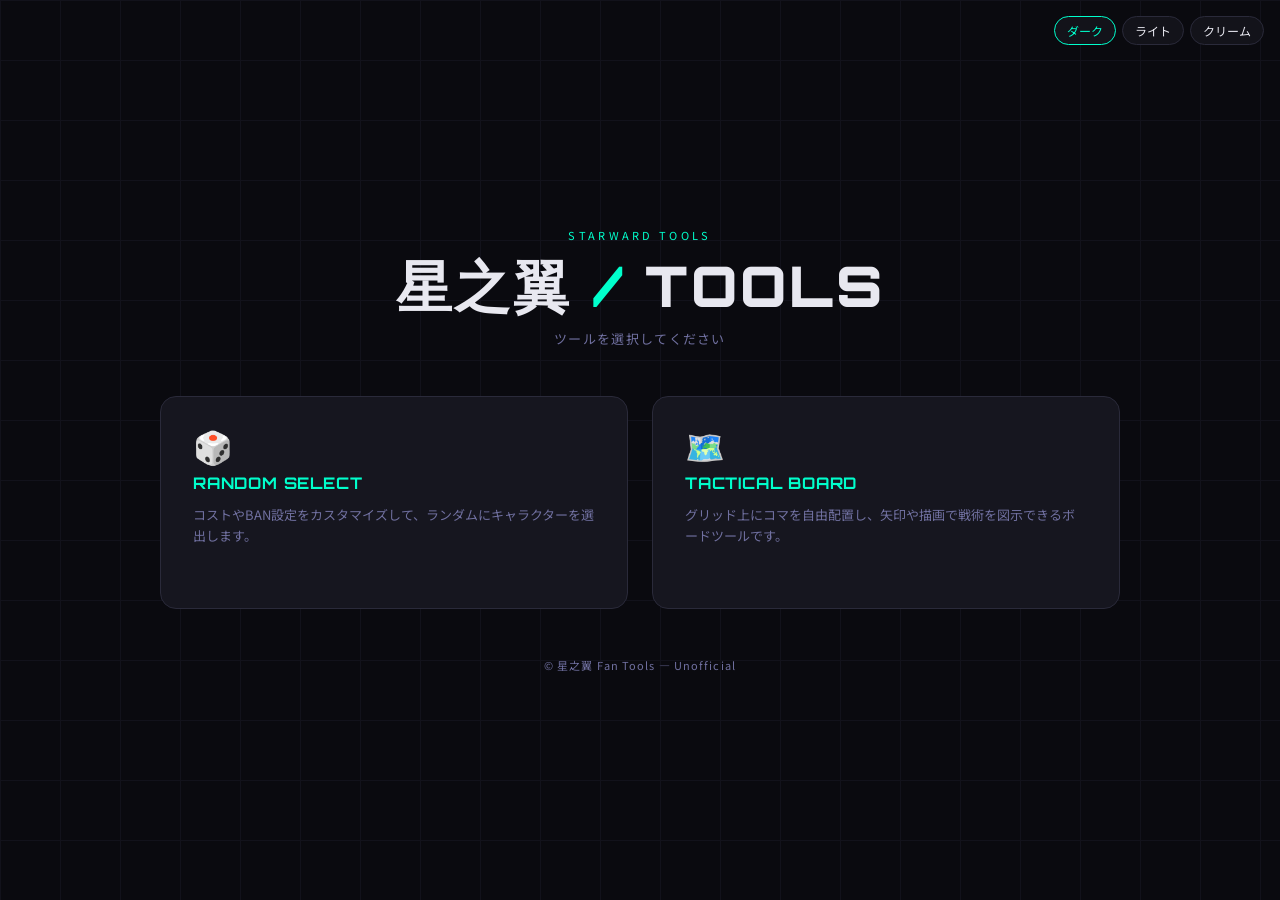
<file: index.html>
<!DOCTYPE html>
<html lang="ja">
<head>
    <meta charset="UTF-8">
    <meta name="viewport" content="width=device-width, initial-scale=1.0">
    <title>星之翼 ツール</title>
    <link rel="preconnect" href="https://fonts.googleapis.com">
    <link href="https://fonts.googleapis.com/css2?family=Noto+Sans+JP:wght@400;700&family=Orbitron:wght@700;900&display=swap" rel="stylesheet">
    <style>
        :root {
            --bg: #0a0a0f; --surface: #13131a; --border: #2a2a3a;
            --text: #e8e8f0; --sub: #7070a0; --accent: #00ffcc;
            --accent2: #7060ff; --card-bg: #16161f;
        }
        [data-theme="light"] {
            --bg: #f0f0f5; --surface: #ffffff; --border: #d0d0e0;
            --text: #1a1a2e; --sub: #7070a0; --accent: #0066cc;
            --accent2: #6040dd; --card-bg: #fafafe;
        }
        [data-theme="custom"] {
            --bg: #f5f0e8; --surface: #faf7f0; --border: #d4c8b0;
            --text: #1a1208; --sub: #8a7050; --accent: #c84800;
            --accent2: #9a5a00; --card-bg: #fff8ee;
        }
        *, *::before, *::after { box-sizing: border-box; margin: 0; padding: 0; }
        body {
            font-family: 'Noto Sans JP', sans-serif; background: var(--bg); color: var(--text);
            min-height: 100vh; display: flex; flex-direction: column; align-items: center;
            justify-content: center; padding: 2rem; transition: background 0.3s, color 0.3s;
            position: relative; overflow-x: hidden;
        }
        body::before {
            content: ''; position: fixed; inset: 0;
            background-image: linear-gradient(var(--border) 1px, transparent 1px), linear-gradient(90deg, var(--border) 1px, transparent 1px);
            background-size: 60px 60px; opacity: 0.3; pointer-events: none;
        }
        .theme-bar { position: fixed; top: 1rem; right: 1rem; display: flex; gap: 6px; z-index: 100; }
        .btn-theme {
            background: var(--surface); color: var(--text); border: 1px solid var(--border);
            padding: 5px 12px; font-size: 12px; font-family: 'Noto Sans JP', sans-serif;
            border-radius: 20px; cursor: pointer; transition: 0.2s;
        }
        .btn-theme:hover, .btn-theme.active { border-color: var(--accent); color: var(--accent); }
        .hero { text-align: center; margin-bottom: 3rem; position: relative; }
        .hero-label { font-size: 11px; letter-spacing: 0.3em; color: var(--accent); text-transform: uppercase; margin-bottom: 0.75rem; }
        .hero-title {
            font-family: 'Orbitron', sans-serif; font-size: clamp(2rem, 6vw, 3.5rem);
            font-weight: 900; color: var(--text); line-height: 1.1; letter-spacing: 0.05em;
        }
        .hero-title span { color: var(--accent); }
        .hero-sub { margin-top: 0.75rem; font-size: 13px; color: var(--sub); letter-spacing: 0.1em; }
        .cards {
            display: grid; grid-template-columns: repeat(auto-fit, minmax(280px, 1fr));
            gap: 1.5rem; width: 100%; max-width: 960px;
        }
        .card {
            background: var(--card-bg); border: 1px solid var(--border); border-radius: 16px;
            padding: 2rem; text-decoration: none; color: var(--text); display: flex;
            flex-direction: column; gap: 0.75rem; transition: border-color 0.2s, transform 0.2s, box-shadow 0.2s;
            position: relative; overflow: hidden;
        }
        .card::before {
            content: ''; position: absolute; top: 0; left: 0; right: 0; height: 2px;
            background: linear-gradient(90deg, var(--accent), var(--accent2)); opacity: 0; transition: opacity 0.2s;
        }
        .card:hover { border-color: var(--accent); transform: translateY(-4px); box-shadow: 0 12px 40px rgba(0,0,0,0.2); }
        .card:hover::before { opacity: 1; }
        .card-icon { font-size: 2rem; line-height: 1; }
        .card-title { font-family: 'Orbitron', sans-serif; font-size: 1rem; font-weight: 700; letter-spacing: 0.05em; color: var(--accent); }
        .card-desc { font-size: 13px; color: var(--sub); line-height: 1.6; }
        .card-arrow {
            margin-top: auto; font-size: 12px; color: var(--accent); letter-spacing: 0.1em;
            opacity: 0; transform: translateX(-4px); transition: opacity 0.2s, transform 0.2s;
        }
        .card:hover .card-arrow { opacity: 1; transform: translateX(0); }
        .footer { margin-top: 3rem; font-size: 11px; color: var(--sub); letter-spacing: 0.1em; }
        @media (max-width: 480px) {
            .cards { grid-template-columns: 1fr; }
            body { padding: 1rem; padding-top: 4rem; }
        }
    </style>
</head>
<body>

<div class="theme-bar">
    <button class="btn-theme" onclick="setTheme('dark')" id="t-dark">ダーク</button>
    <button class="btn-theme" onclick="setTheme('light')" id="t-light">ライト</button>
    <button class="btn-theme" onclick="setTheme('custom')" id="t-custom">クリーム</button>
</div>

<div class="hero">
    <div class="hero-label">Starward Tools</div>
    <h1 class="hero-title">星之翼<span> /</span> TOOLS</h1>
    <p class="hero-sub">ツールを選択してください</p>
</div>

<div class="cards">
    <a class="card" href="random/">
        <div class="card-icon">🎲</div>
        <div class="card-title">RANDOM SELECT</div>
        <div class="card-desc">コストやBAN設定をカスタマイズして、ランダムにキャラクターを選出します。</div>
        <div class="card-arrow">OPEN →</div>
    </a>
    <a class="card" href="tactical-board/">
        <div class="card-icon">🗺️</div>
        <div class="card-title">TACTICAL BOARD</div>
        <div class="card-desc">グリッド上にコマを自由配置し、矢印や描画で戦術を図示できるボードツールです。</div>
        <div class="card-arrow">OPEN →</div>
    </a>
</div>

<div class="footer">© 星之翼 Fan Tools — Unofficial</div>

<script>
    const THEME_KEY = 'starward_theme';
    function setTheme(name) {
        if (name === 'dark') document.documentElement.removeAttribute('data-theme');
        else document.documentElement.setAttribute('data-theme', name);
        localStorage.setItem(THEME_KEY, name);
        document.querySelectorAll('.btn-theme').forEach(b => b.classList.remove('active'));
        document.getElementById('t-' + name)?.classList.add('active');
    }
    const saved = localStorage.getItem(THEME_KEY) || 'dark';
    setTheme(saved);
</script>
</body>
</html>
</file>
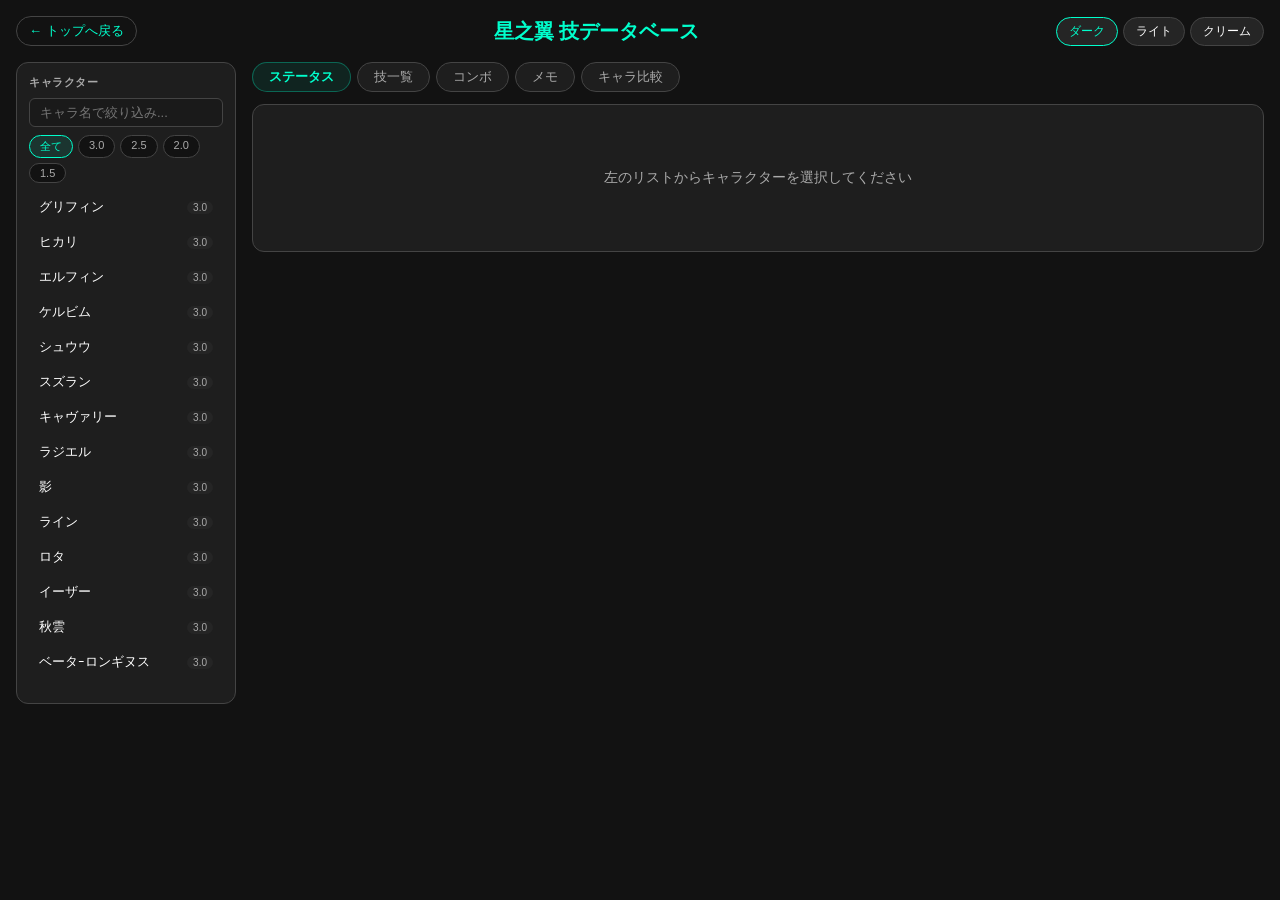
<file: database/index.html>
<!DOCTYPE html>
<html lang="ja">
<head>
    <meta charset="UTF-8">
    <meta name="viewport" content="width=device-width, initial-scale=1.0">
    <title>星之翼 技データベース</title>
    <style>
        :root {
            --bg-color: #121212; --container-bg: #1e1e1e; --section-bg: #252525;
            --card-bg: #2a2a2a; --list-bg: #1a1a1a; --text-main: #ffffff;
            --text-sub: #aaa; --accent-color: #00ffcc; --border-color: #444;
            --accent-bg: rgba(0,255,204,0.1); --btn-text: #121212;
            --info-bg: rgba(0,255,204,0.08); --info-text: #00ffcc;
            --info-border: rgba(0,255,204,0.3); --success-bg: rgba(0,200,100,0.1);
            --font-mono: 'Courier New', monospace;
            --font-sans: 'Helvetica Neue', Arial, sans-serif;
            --radius-md: 8px; --radius-lg: 12px;
        }
        [data-theme="light"] {
            --bg-color: #f5f5f7; --container-bg: #ffffff; --section-bg: #f0f0f2;
            --card-bg: #e8e8ec; --list-bg: #fafafa; --text-main: #1d1d1f;
            --text-sub: #555; --accent-color: #0066cc; --border-color: #ccc;
            --accent-bg: rgba(0,102,204,0.1); --btn-text: #ffffff;
            --info-bg: rgba(0,102,204,0.08); --info-text: #0066cc;
            --info-border: rgba(0,102,204,0.3); --success-bg: rgba(0,150,80,0.1);
        }
        [data-theme="custom"] {
            --bg-color: #fbf9f1; --container-bg: #f7f4e9; --section-bg: #eee9da;
            --card-bg: #dfd9c6; --list-bg: #fbf9f1; --text-main: #000;
            --text-sub: #444; --accent-color: #d35400; --border-color: #cca47e;
            --accent-bg: rgba(211,84,0,0.1); --btn-text: #ffffff;
            --info-bg: rgba(211,84,0,0.08); --info-text: #d35400;
            --info-border: rgba(211,84,0,0.3); --success-bg: rgba(100,150,0,0.1);
        }
        *, *::before, *::after { box-sizing: border-box; margin: 0; padding: 0; }
        body { font-family: var(--font-sans); background: var(--bg-color); color: var(--text-main); padding: 16px; transition: background 0.3s, color 0.3s; }
        .top-bar { display: flex; align-items: center; justify-content: space-between; flex-wrap: wrap; gap: 8px; margin-bottom: 16px; }
        .back-link { color: var(--accent-color); text-decoration: none; font-size: 13px; border: 1px solid var(--border-color); padding: 5px 12px; border-radius: 20px; transition: 0.2s; }
        .back-link:hover { border-color: var(--accent-color); }
        .page-title { font-size: 20px; font-weight: bold; color: var(--accent-color); }
        .theme-switcher { display: flex; gap: 5px; }
        .btn-theme { background: var(--section-bg); color: var(--text-main); border: 1px solid var(--border-color); padding: 5px 12px; font-size: 12px; border-radius: 20px; cursor: pointer; transition: 0.2s; font-family: var(--font-sans); }
        .btn-theme:hover, .btn-theme.active { border-color: var(--accent-color); color: var(--accent-color); }
        .no-data-bar { background: rgba(255,180,0,0.08); border: 1px solid rgba(255,180,0,0.3); border-radius: var(--radius-lg); padding: 10px 16px; margin-bottom: 16px; font-size: 13px; color: #ffb400; display: none; }
        .no-data-bar.show { display: block; }
        .layout { display: grid; grid-template-columns: 220px 1fr; gap: 16px; }
        .sidebar { display: flex; flex-direction: column; gap: 10px; }
        .sidebar-section { background: var(--container-bg); border: 1px solid var(--border-color); border-radius: var(--radius-lg); padding: 12px; }
        .sidebar-title { font-size: 11px; font-weight: 600; color: var(--text-sub); text-transform: uppercase; letter-spacing: .05em; margin-bottom: 8px; }
        .search-input { width: 100%; padding: 6px 10px; font-size: 13px; background: var(--list-bg); color: var(--text-main); border: 1px solid var(--border-color); border-radius: 6px; margin-bottom: 8px; font-family: var(--font-sans); }
        .cost-filter-row { display: flex; flex-wrap: wrap; gap: 5px; margin-bottom: 8px; }
        .cost-pill { padding: 3px 10px; border: 1px solid var(--border-color); border-radius: 99px; font-size: 11px; cursor: pointer; background: var(--bg-color); color: var(--text-sub); transition: 0.15s; }
        .cost-pill.active { background: var(--accent-bg); color: var(--accent-color); border-color: var(--accent-color); }
        .char-list { display: flex; flex-direction: column; gap: 3px; max-height: 500px; overflow-y: auto; }
        .char-item { padding: 7px 10px; border-radius: 6px; cursor: pointer; font-size: 13px; display: flex; align-items: center; justify-content: space-between; transition: background 0.1s; color: var(--text-main); }
        .char-item:hover { background: var(--section-bg); }
        .char-item.active { background: var(--accent-bg); color: var(--accent-color); font-weight: 600; }
        .char-item.no-data { opacity: 0.4; }
        .char-cost-badge { font-size: 10px; padding: 1px 6px; border-radius: 99px; background: var(--section-bg); color: var(--text-sub); }
        .main-panel { min-width: 0; }
        .tab-bar { display: flex; gap: 6px; margin-bottom: 12px; flex-wrap: wrap; }
        .tab { padding: 5px 16px; border: 1px solid var(--border-color); border-radius: 99px; font-size: 13px; cursor: pointer; background: var(--container-bg); color: var(--text-sub); transition: 0.15s; font-family: var(--font-sans); }
        .tab.active { background: var(--info-bg); color: var(--info-text); border-color: var(--info-border); font-weight: 600; }
        .panel { background: var(--container-bg); border: 1px solid var(--border-color); border-radius: var(--radius-lg); padding: 16px; }
        .panel-header { display: flex; align-items: center; justify-content: space-between; margin-bottom: 14px; }
        .panel-title { font-size: 18px; font-weight: 700; }
        .tbl-wrap { overflow-x: auto; }
        table { width: 100%; border-collapse: collapse; font-size: 13px; }
        th { text-align: left; font-size: 11px; font-weight: 600; color: var(--text-sub); padding: 6px 8px; border-bottom: 1px solid var(--border-color); cursor: pointer; white-space: nowrap; user-select: none; }
        th:hover { color: var(--text-main); }
        th.sorted { color: var(--accent-color); }
        td { padding: 7px 8px; border-bottom: 1px solid var(--list-bg); vertical-align: middle; }
        tr:last-child td { border-bottom: none; }
        tr:hover td { background: var(--section-bg); }
        .badge-f { font-size: 11px; padding: 2px 7px; border-radius: 99px; background: rgba(255,100,50,0.15); color: #ff8060; font-family: var(--font-mono); }
        .hb-strong   { font-size: 11px; padding: 2px 8px; border-radius: 99px; background: rgba(100,140,255,0.15); color: #7090ff; }
        .hb-normal   { font-size: 11px; padding: 2px 8px; border-radius: 99px; background: rgba(100,140,255,0.15); color: #7090ff; }
        .hb-weak     { font-size: 11px; padding: 2px 8px; border-radius: 99px; background: rgba(100,140,255,0.15); color: #7090ff; }
        .hb-special  { font-size: 11px; padding: 2px 8px; border-radius: 99px; background: rgba(100,140,255,0.15); color: #7090ff; }
        .hb-beam     { font-size: 11px; padding: 2px 8px; border-radius: 99px; background: rgba(100,140,255,0.15); color: #7090ff; }
        .hb-bullet   { font-size: 11px; padding: 2px 8px; border-radius: 99px; background: rgba(100,140,255,0.15); color: #7090ff; }
        .hb-sbullet  { font-size: 11px; padding: 2px 8px; border-radius: 99px; background: rgba(100,140,255,0.15); color: #7090ff; }
        .hb-funnel   { font-size: 11px; padding: 2px 8px; border-radius: 99px; background: rgba(100,140,255,0.15); color: #7090ff; }
        .mono { font-family: var(--font-mono); font-size: 12px; background: var(--section-bg); padding: 2px 6px; border-radius: 4px; color: var(--text-sub); }
        .bar-wrap { display: flex; align-items: center; gap: 6px; }
        .bar-bg { flex: 1; height: 5px; background: var(--section-bg); border-radius: 3px; overflow: hidden; min-width: 40px; }
        .bar-fill { height: 100%; border-radius: 3px; background: var(--accent-color); }
        .dmg-val { font-size: 13px; font-weight: 600; min-width: 28px; }
        .combo-item { display: flex; gap: 8px; align-items: center; padding: 8px 0; border-bottom: 1px solid var(--list-bg); }
        .combo-item:last-child { border-bottom: none; }
        .combo-input-text { font-family: var(--font-mono); font-size: 12px; color: var(--text-sub); flex: 1; }
        .combo-meta { font-size: 12px; color: var(--text-sub); white-space: nowrap; }
        .memo-body { padding: 12px; background: var(--list-bg); border: 1px solid var(--border-color); border-radius: 8px; font-size: 13px; line-height: 1.7; white-space: pre-wrap; min-height: 80px; color: var(--text-main); }

        /* ステータスパネル（閲覧用） */
        .status-panel { display: flex; gap: 20px; align-items: flex-start; flex-wrap: wrap; }
        .status-img-wrap { flex-shrink: 0; }
        .status-img { width: 140px; height: 140px; border-radius: 10px; border: 2px solid var(--accent-color); object-fit: cover; background: var(--list-bg); }
        .status-cards { display: grid; grid-template-columns: repeat(2, 1fr); gap: 10px; flex: 1; min-width: 240px; }
        .status-card { background: var(--list-bg); border: 1px solid var(--border-color); border-radius: 10px; padding: 12px 16px; }
        .status-card-label { font-size: 11px; font-weight: 600; color: var(--text-sub); text-transform: uppercase; letter-spacing: .05em; margin-bottom: 4px; }
        .status-card-value { font-size: 22px; font-weight: 700; color: var(--accent-color); }
        .status-card-value.empty { color: var(--text-sub); font-size: 16px; }

        /* 比較タブ */
        .compare-controls { display: flex; gap: 8px; flex-wrap: wrap; margin-bottom: 12px; align-items: center; }
        .compare-controls input, .compare-controls select { padding: 5px 8px; font-size: 12px; background: var(--list-bg); color: var(--text-main); border: 1px solid var(--border-color); border-radius: 6px; font-family: var(--font-sans); }
        .char-sel-row { display: flex; gap: 6px; flex-wrap: wrap; margin-bottom: 10px; }
        .char-sel-pill { padding: 4px 12px; border: 1px solid var(--border-color); border-radius: 99px; font-size: 12px; cursor: pointer; background: var(--container-bg); color: var(--text-sub); }
        .char-sel-pill.no-data { opacity: 0.35; cursor: default; }
        .char-sel-pill.sel-0 { background: rgba(96,80,255,0.15);  color: #a090ff; border-color: #a090ff; }
        .char-sel-pill.sel-1 { background: rgba(0,200,120,0.12);  color: #00c878; border-color: #00c878; }
        .char-sel-pill.sel-2 { background: rgba(255,100,60,0.12); color: #ff8060; border-color: #ff8060; }
        .char-sel-pill.sel-3 { background: rgba(0,160,255,0.12);  color: #60c0ff; border-color: #60c0ff; }
        .compare-char-tag { display: inline-block; font-size: 11px; padding: 2px 8px; border-radius: 99px; font-weight: 600; }
        .cct0 { background: rgba(96,80,255,0.15); color: #a090ff; }
        .cct1 { background: rgba(0,200,120,0.12); color: #00c878; }
        .cct2 { background: rgba(255,100,60,0.12); color: #ff8060; }
        .cct3 { background: rgba(0,160,255,0.12); color: #60c0ff; }
        .best-row td { background: var(--success-bg); }
        .compare-info { font-size: 12px; color: var(--info-text); background: var(--info-bg); padding: 6px 12px; border-radius: 6px; margin-bottom: 8px; }
        .empty { text-align: center; padding: 2rem; color: var(--text-sub); font-size: 14px; }
        .no-select { text-align: center; padding: 3rem; color: var(--text-sub); font-size: 14px; }
        @media (max-width: 700px) {
            .layout { grid-template-columns: 1fr; }
            .status-cards { grid-template-columns: 1fr 1fr; }
        }
    </style>
</head>
<body>

<div class="top-bar">
    <a class="back-link" href="../">← トップへ戻る</a>
    <span class="page-title">星之翼 技データベース</span>
    <div class="theme-switcher">
        <button class="btn-theme" onclick="setTheme('dark')"   id="t-dark">ダーク</button>
        <button class="btn-theme" onclick="setTheme('light')"  id="t-light">ライト</button>
        <button class="btn-theme" onclick="setTheme('custom')" id="t-custom">クリーム</button>
    </div>
</div>

<div class="no-data-bar" id="no-data-bar">
    ⚠️ movedata_*.js が見つかりません。edit.html でデータを入力してエクスポートし、database/ フォルダに追加してください。
</div>

<div class="layout">
    <div class="sidebar">
        <div class="sidebar-section">
            <div class="sidebar-title">キャラクター</div>
            <input type="text" class="search-input" id="char-search" placeholder="キャラ名で絞り込み..." oninput="renderCharList()">
            <div class="cost-filter-row">
                <div class="cost-pill active" onclick="setCostFilter(this, '')">全て</div>
                <div class="cost-pill" onclick="setCostFilter(this,'3.0')">3.0</div>
                <div class="cost-pill" onclick="setCostFilter(this,'2.5')">2.5</div>
                <div class="cost-pill" onclick="setCostFilter(this,'2.0')">2.0</div>
                <div class="cost-pill" onclick="setCostFilter(this,'1.5')">1.5</div>
            </div>
            <div class="char-list" id="char-list"></div>
        </div>
    </div>

    <div class="main-panel">
        <div class="tab-bar">
            <button class="tab active" id="tab-status"  onclick="switchTab('status')">ステータス</button>
            <button class="tab"        id="tab-moves"   onclick="switchTab('moves')">技一覧</button>
            <button class="tab"        id="tab-combos"  onclick="switchTab('combos')">コンボ</button>
            <button class="tab"        id="tab-memo"    onclick="switchTab('memo')">メモ</button>
            <button class="tab"        id="tab-compare" onclick="switchTab('compare')">キャラ比較</button>
        </div>
        <div id="view-status"  class="panel"><div id="status-content"></div></div>
        <div id="view-moves"   class="panel" style="display:none"><div id="moves-content"></div></div>
        <div id="view-combos"  class="panel" style="display:none"><div id="combos-content"></div></div>
        <div id="view-memo"    class="panel" style="display:none"><div id="memo-content"></div></div>
        <div id="view-compare" class="panel" style="display:none"><div id="compare-content"></div></div>
    </div>
</div>

<script src="../characters.js"></script>
<script src="movedata_3.0.js" onerror="onMoveDataError('3.0')"></script>
<script src="movedata_2.5.js" onerror="onMoveDataError('2.5')"></script>
<script src="movedata_2.0.js" onerror="onMoveDataError('2.0')"></script>
<script src="movedata_1.5.js" onerror="onMoveDataError('1.5')"></script>
<script>
const THEME_KEY  = 'starward_theme';
const HB_ORDER   = { 強:0, 普通:1, 弱:2, 特殊:3, ビーム:4, 実弾:5, 強実弾:6, ファンネル:7 };
const HB_CLASS   = { 強:'hb-strong', 普通:'hb-normal', 弱:'hb-weak', 特殊:'hb-special', ビーム:'hb-beam', 実弾:'hb-bullet', 強実弾:'hb-sbullet', ファンネル:'hb-funnel' };
function hbClass(v) { return HB_CLASS[v] || 'hb-normal'; }
const BAR_COLS   = ['#a090ff','#00c878','#ff8060','#60c0ff'];
const CCT        = ['cct0','cct1','cct2','cct3'];
const IMAGE_BASE = 'https://raw.githubusercontent.com/Ala-Aster/Starward_tools/main/image';
const DEFAULT_STATUS = { hp: 0, boostCount: 0, boostDist: 0, lockDist: 0 };

const _missingCosts = [];
function onMoveDataError(cost) { _missingCosts.push(cost); if (_missingCosts.length === 4) document.getElementById('no-data-bar').classList.add('show'); }

// 4つのコスト別変数をマージしてひとつの配列に
function getMoveDataArray() {
    const all = [];
    if (typeof MOVE_DATA_3_0 !== 'undefined') all.push(...MOVE_DATA_3_0);
    if (typeof MOVE_DATA_2_5 !== 'undefined') all.push(...MOVE_DATA_2_5);
    if (typeof MOVE_DATA_2_0 !== 'undefined') all.push(...MOVE_DATA_2_0);
    if (typeof MOVE_DATA_1_5 !== 'undefined') all.push(...MOVE_DATA_1_5);
    return all;
}

let chars = CHARACTER_DATA.map(c => {
    const key = c.cost + '_' + c.id;
    const allMoveData = getMoveDataArray();
    const md = allMoveData.find(d => d.id === key);
    return {
        id: key, name: c.name, cost: c.cost,
        status: { ...DEFAULT_STATUS, ...(md?.status||{}) },
        moves:  md?.moves  || [],
        combos: md?.combos || [],
        memo:   md?.memo   || ''
    };
});

let selId = null, activeTab = 'status', sortKey = null, sortAsc = true;
let costFilter = '', compareSelIds = [], cmpSortKey = null, cmpSortAsc = true;

function setTheme(name) {
    if (name === 'dark') document.documentElement.removeAttribute('data-theme');
    else document.documentElement.setAttribute('data-theme', name);
    localStorage.setItem(THEME_KEY, name);
    document.querySelectorAll('.btn-theme').forEach(b => b.classList.remove('active'));
    document.getElementById('t-' + name)?.classList.add('active');
}

function setCostFilter(el, val) {
    costFilter = val;
    document.querySelectorAll('.cost-pill').forEach(p => p.classList.remove('active'));
    el.classList.add('active'); renderCharList();
}
function renderCharList() {
    const q = document.getElementById('char-search').value.toLowerCase();
    const list = chars.filter(c => c.name.toLowerCase().includes(q) && (!costFilter || c.cost === costFilter));
    document.getElementById('char-list').innerHTML = list.map(c => {
        const s = c.status;
        const hasData = c.moves.length > 0 || c.combos.length > 0 || c.memo.trim()
            || s.hp || s.boostCount || s.boostDist || s.lockDist;
        return `<div class="char-item${selId===c.id?' active':''}${!hasData?' no-data':''}" onclick="selectChar('${c.id}')">
            <span>${c.name}</span>
            <span class="char-cost-badge">${c.cost}</span>
        </div>`;
    }).join('');
}
function selectChar(id) { selId = id; sortKey = null; renderCharList(); renderActiveTab(); }

function switchTab(tab) {
    activeTab = tab;
    ['status','moves','combos','memo','compare'].forEach(t => {
        document.getElementById('view-'+t).style.display = t===tab?'block':'none';
        document.getElementById('tab-'+t).classList.toggle('active', t===tab);
    });
    renderActiveTab();
}
function renderActiveTab() {
    if      (activeTab==='status')  renderStatus();
    else if (activeTab==='moves')   renderMoves();
    else if (activeTab==='combos')  renderCombos();
    else if (activeTab==='memo')    renderMemo();
    else if (activeTab==='compare') renderCompare();
}

function getChar() { return chars.find(x => x.id === selId); }

// ---- ステータス（閲覧用）----
function renderStatus() {
    const el = document.getElementById('status-content');
    const c = getChar();
    if (!c) { el.innerHTML = '<div class="no-select">左のリストからキャラクターを選択してください</div>'; return; }

    const s = c.status;
    const charData = CHARACTER_DATA.find(x => c.cost + '_' + x.id === c.id && x.cost === c.cost);
    const imgUrl = charData ? `${IMAGE_BASE}/${c.cost}/${charData.id}.png` : '';

    const val = (v, unit='') => v ? `<span class="status-card-value">${v}${unit}</span>` : `<span class="status-card-value empty">—</span>`;

    el.innerHTML = `
        <div class="panel-header">
            <span class="panel-title">${c.name} <span style="font-size:13px;font-weight:400;color:var(--text-sub)">コスト ${c.cost}</span></span>
        </div>
        <div class="status-panel">
            <div class="status-img-wrap">
                <img class="status-img" src="${imgUrl}" alt="${c.name}" onerror="this.style.opacity='0.3'">
            </div>
            <div class="status-cards">
                <div class="status-card">
                    <div class="status-card-label">HP</div>
                    ${val(s.hp)}
                </div>
                <div class="status-card">
                    <div class="status-card-label">ブースト回数</div>
                    ${val(s.boostCount, '回')}
                </div>
                <div class="status-card">
                    <div class="status-card-label">ブースト距離</div>
                    ${val(s.boostDist)}
                </div>
                <div class="status-card">
                    <div class="status-card-label">ロック距離</div>
                    ${val(s.lockDist)}
                </div>
            </div>
        </div>`;
}

// ---- 技一覧（閲覧用）----
function renderMoves() {
    const el = document.getElementById('moves-content');
    const c = getChar();
    if (!c) { el.innerHTML = '<div class="no-select">左のリストからキャラクターを選択してください</div>'; return; }
    let moves = [...c.moves];
    if (sortKey) {
        moves.sort((a, b) => {
            let av=a[sortKey], bv=b[sortKey];
            if (sortKey==='hitbox') { av=HB_ORDER[av]; bv=HB_ORDER[bv]; }
            if (sortKey==='startup'||sortKey==='dmg') { av=+av||0; bv=+bv||0; }
            return sortAsc?(av<bv?-1:av>bv?1:0):(av>bv?-1:av<bv?1:0);
        });
    }
    const mx = moves.length ? Math.max(...moves.map(m=>m.dmg),1) : 1;
    const sa = key => key===sortKey?(sortAsc?' ↑':' ↓'):' ↕';
    const th = key => `onclick="doSort('${key}')"`;
    el.innerHTML = `
        <div class="panel-header">
            <span class="panel-title">${c.name} <span style="font-size:13px;font-weight:400;color:var(--text-sub)">コスト ${c.cost}</span></span>
        </div>
        <div class="tbl-wrap"><table>
            <thead><tr>
                <th ${th('name')}    class="${sortKey==='name'?'sorted':''}">技名${sa('name')}</th>
                <th ${th('input')}   class="${sortKey==='input'?'sorted':''}">入力${sa('input')}</th>
                <th ${th('startup')} class="${sortKey==='startup'?'sorted':''}">発生${sa('startup')}</th>
                <th ${th('hitbox')}  class="${sortKey==='hitbox'?'sorted':''}">判定${sa('hitbox')}</th>
                <th ${th('dmg')}     class="${sortKey==='dmg'?'sorted':''}">ダメージ${sa('dmg')}</th>
                <th>備考</th>
            </tr></thead>
            <tbody>
            ${moves.length ? moves.map(m=>`<tr>
                <td style="font-weight:600">${m.name}</td>
                <td><span class="mono">${m.input}</span></td>
                <td><span class="badge-f">${m.startup}F</span></td>
                <td><span class="${hbClass(m.hitbox)}">${m.hitbox}</span></td>
                <td><div class="bar-wrap"><div class="bar-bg"><div class="bar-fill" style="width:${Math.round(m.dmg/mx*100)}%"></div></div><span class="dmg-val">${m.dmg}</span></div></td>
                <td style="font-size:12px;color:var(--text-sub)">${m.note||''}</td>
            </tr>`).join('') : '<tr><td colspan="6" class="empty">データが登録されていません</td></tr>'}
            </tbody>
        </table></div>`;
}
function doSort(key) { if(sortKey===key) sortAsc=!sortAsc; else{sortKey=key;sortAsc=true;} renderMoves(); }

// ---- コンボ（閲覧用）----
function renderCombos() {
    const el = document.getElementById('combos-content');
    const c = getChar();
    if (!c) { el.innerHTML = '<div class="no-select">左のリストからキャラクターを選択してください</div>'; return; }
    el.innerHTML = `
        <div class="panel-header"><span class="panel-title">${c.name} — コンボ</span></div>
        ${c.combos.length ? c.combos.map(co=>`
            <div class="combo-item">
                <span class="combo-input-text">${co.input}</span>
                <span class="combo-meta">ダメ: <strong>${co.dmg}</strong></span>
                ${co.note?`<span class="combo-meta" style="font-style:italic">${co.note}</span>`:''}
            </div>`).join('') : '<div class="empty">データが登録されていません</div>'}`;
}

// ---- メモ（閲覧用）----
function renderMemo() {
    const el = document.getElementById('memo-content');
    const c = getChar();
    if (!c) { el.innerHTML = '<div class="no-select">左のリストからキャラクターを選択してください</div>'; return; }
    el.innerHTML = `
        <div class="panel-header"><span class="panel-title">${c.name} — 攻略メモ</span></div>
        ${c.memo.trim() ? `<div class="memo-body">${c.memo.replace(/</g,'&lt;').replace(/>/g,'&gt;')}</div>` : '<div class="empty">メモが登録されていません</div>'}`;
}

// ---- 比較タブ ----
function renderCompare() {
    const el = document.getElementById('compare-content');
    let rows = [];
    compareSelIds.forEach(id => {
        const c = chars.find(x => x.id === id);
        if (!c) return;
        c.moves.forEach(m => rows.push({ ...m, charId: id, charName: c.name }));
    });
    const q  = (document.getElementById('cmp-search')?.value||'').toLowerCase();
    const fh = document.getElementById('cmp-hitbox')?.value||'';
    if (q)  rows = rows.filter(r => r.name.toLowerCase().includes(q)||r.input.toLowerCase().includes(q));
    if (fh) rows = rows.filter(r => r.hitbox===fh);
    if (cmpSortKey) {
        rows.sort((a,b) => {
            let av=a[cmpSortKey],bv=b[cmpSortKey];
            if(cmpSortKey==='hitbox'){av=HB_ORDER[av];bv=HB_ORDER[bv];}
            if(cmpSortKey==='startup'||cmpSortKey==='dmg'){av=+av||0;bv=+bv||0;}
            return cmpSortAsc?(av<bv?-1:av>bv?1:0):(av>bv?-1:av<bv?1:0);
        });
    }
    const mx=rows.length?Math.max(...rows.map(r=>r.dmg),1):1;
    const mxDmg=rows.length?Math.max(...rows.map(r=>r.dmg)):0;
    const ca=key=>key===cmpSortKey?(cmpSortAsc?' ↑':' ↓'):' ↕';
    const cth=key=>`onclick="doCmpSort('${key}')"`;
    el.innerHTML = `
        <div class="panel-header"><span class="panel-title">キャラ比較（最大4体）</span></div>
        <div class="char-sel-row">${chars.map(c=>{
            const ci=compareSelIds.indexOf(c.id);
            const hasData=c.moves.length>0;
            const clickAttr = hasData ? 'toggleCmpChar("' + c.id + '")' : '';
            return `<div class="char-sel-pill${ci>=0?' sel-'+ci:''}${!hasData?' no-data':''}" onclick="${clickAttr}">${c.name}</div>`;
        }).join('')}</div>
        ${compareSelIds.length ? `
        <div class="compare-controls">
            <input type="text" id="cmp-search" placeholder="技名・入力で絞り込み..." oninput="renderCompare()" value="${q}">
            <select id="cmp-hitbox" onchange="renderCompare()">
                <option value="">すべての判定</option>
                <option value="強" ${fh==='強'?'selected':''}>強</option>
                <option value="普通" ${fh==='普通'?'selected':''}>普通</option>
                <option value="弱" ${fh==='弱'?'selected':''}>弱</option>
                <option value="特殊" ${fh==='特殊'?'selected':''}>特殊</option>
                <option value="ビーム" ${fh==='ビーム'?'selected':''}>ビーム</option>
                <option value="実弾" ${fh==='実弾'?'selected':''}>実弾</option>
                <option value="強実弾" ${fh==='強実弾'?'selected':''}>強実弾</option>
                <option value="ファンネル" ${fh==='ファンネル'?'selected':''}>ファンネル</option>
            </select>
        </div>
        ${cmpSortKey?`<div class="compare-info">「${cmpSortKey}」で${cmpSortAsc?'昇順':'降順'}ソート中 — ${rows.length}件</div>`:''}
        <div class="tbl-wrap"><table>
            <thead><tr>
                <th>キャラ</th>
                <th ${cth('name')}>技名${ca('name')}</th>
                <th ${cth('input')}>入力${ca('input')}</th>
                <th ${cth('startup')}>発生${ca('startup')}</th>
                <th ${cth('hitbox')}>判定${ca('hitbox')}</th>
                <th ${cth('dmg')}>ダメージ${ca('dmg')}</th>
                <th>備考</th>
            </tr></thead>
            <tbody>
            ${rows.length?rows.map(r=>{
                const ci=compareSelIds.indexOf(r.charId);
                const barCol=BAR_COLS[ci]||BAR_COLS[0];
                const isBest=r.dmg===mxDmg&&mxDmg>0;
                return `<tr class="${isBest?'best-row':''}">
                    <td><span class="compare-char-tag ${CCT[ci]||CCT[0]}">${r.charName}</span></td>
                    <td style="font-weight:600">${r.name}</td>
                    <td><span class="mono">${r.input}</span></td>
                    <td><span class="badge-f">${r.startup}F</span></td>
                    <td><span class="${hbClass(r.hitbox)}">${r.hitbox}</span></td>
                    <td><div class="bar-wrap"><div class="bar-bg"><div class="bar-fill" style="width:${Math.round(r.dmg/mx*100)}%;background:${barCol}"></div></div><span class="dmg-val">${r.dmg}</span></div></td>
                    <td style="font-size:12px;color:var(--text-sub)">${r.note||''}</td>
                </tr>`;
            }).join(''):'<tr><td colspan="7" class="empty">条件に一致する技がありません</td></tr>'}
            </tbody>
        </table></div>` : '<div class="empty">上からキャラクターを選んでください（最大4体）</div>'}`;
}
function toggleCmpChar(id) { const idx=compareSelIds.indexOf(id); if(idx>=0) compareSelIds.splice(idx,1); else if(compareSelIds.length<4) compareSelIds.push(id); renderCompare(); }
function doCmpSort(key) { if(cmpSortKey===key) cmpSortAsc=!cmpSortAsc; else{cmpSortKey=key;cmpSortAsc=true;} renderCompare(); }

window.onload = function() {
    setTheme(localStorage.getItem(THEME_KEY) || 'dark');
    renderCharList(); renderActiveTab();
};
</script>
</body>
</html>
</file>
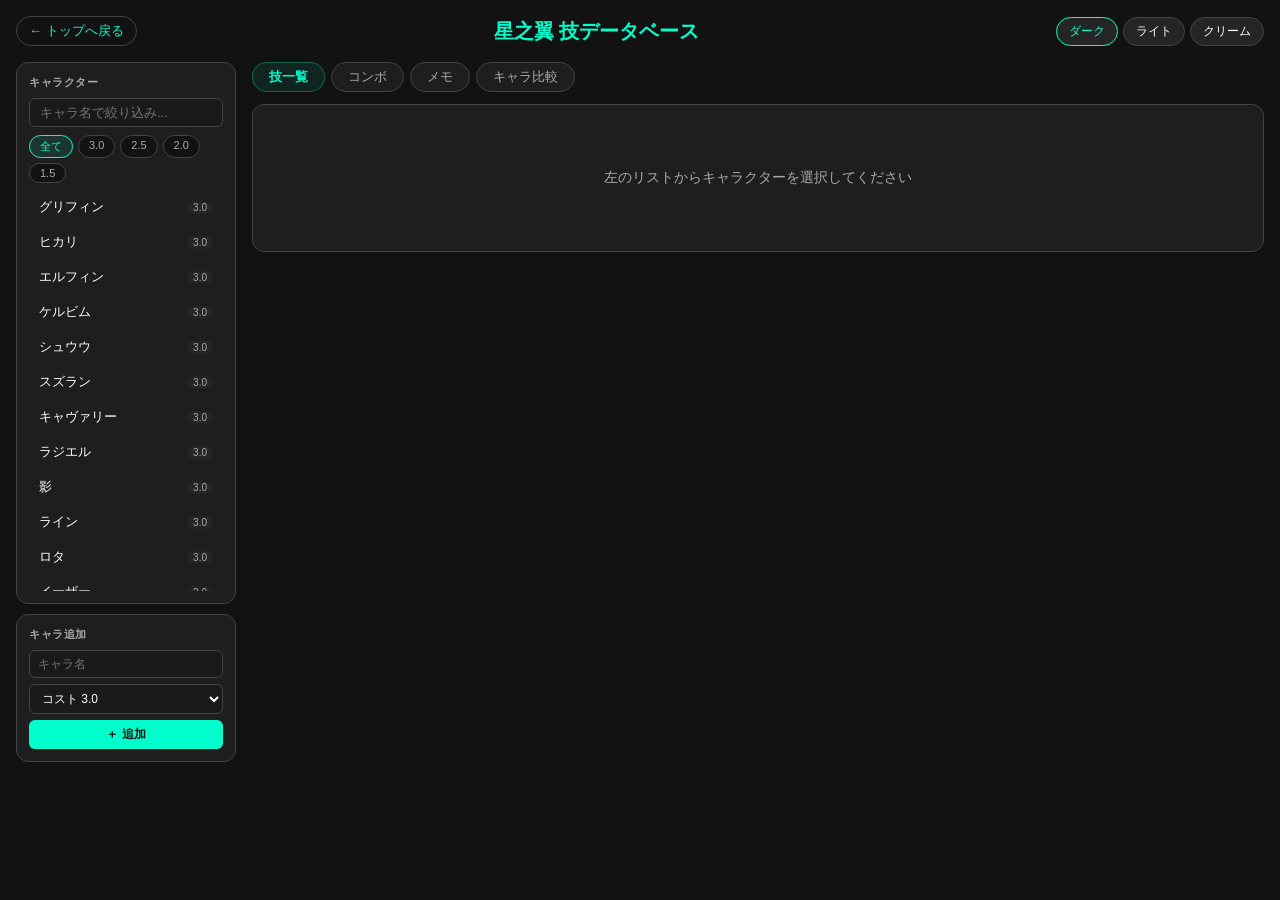
<file: datebase/index.html>
<!DOCTYPE html>
<html lang="ja">
<head>
    <meta charset="UTF-8">
    <meta name="viewport" content="width=device-width, initial-scale=1.0">
    <title>星之翼 技データベース</title>
    <style>
        :root {
            --bg-color: #121212;
            --container-bg: #1e1e1e;
            --section-bg: #252525;
            --card-bg: #2a2a2a;
            --list-bg: #1a1a1a;
            --text-main: #ffffff;
            --text-sub: #aaa;
            --accent-color: #00ffcc;
            --border-color: #444;
            --accent-bg: rgba(0,255,204,0.1);
            --btn-text: #121212;
            --info-bg: rgba(0,255,204,0.08);
            --info-text: #00ffcc;
            --info-border: rgba(0,255,204,0.3);
            --success-bg: rgba(0,200,100,0.1);
            --danger-text: #ff5555;
            --font-mono: 'Courier New', monospace;
            --font-sans: 'Helvetica Neue', Arial, sans-serif;
            --radius-md: 8px;
            --radius-lg: 12px;
        }
        [data-theme="light"] {
            --bg-color: #f5f5f7;
            --container-bg: #ffffff;
            --section-bg: #f0f0f2;
            --card-bg: #e8e8ec;
            --list-bg: #fafafa;
            --text-main: #1d1d1f;
            --text-sub: #555;
            --accent-color: #0066cc;
            --border-color: #ccc;
            --accent-bg: rgba(0,102,204,0.1);
            --btn-text: #ffffff;
            --info-bg: rgba(0,102,204,0.08);
            --info-text: #0066cc;
            --info-border: rgba(0,102,204,0.3);
            --success-bg: rgba(0,150,80,0.1);
            --danger-text: #cc0000;
        }
        [data-theme="custom"] {
            --bg-color: #fbf9f1;
            --container-bg: #f7f4e9;
            --section-bg: #eee9da;
            --card-bg: #dfd9c6;
            --list-bg: #fbf9f1;
            --text-main: #000;
            --text-sub: #444;
            --accent-color: #d35400;
            --border-color: #cca47e;
            --accent-bg: rgba(211,84,0,0.1);
            --btn-text: #ffffff;
            --info-bg: rgba(211,84,0,0.08);
            --info-text: #d35400;
            --info-border: rgba(211,84,0,0.3);
            --success-bg: rgba(100,150,0,0.1);
            --danger-text: #aa2200;
        }

        *, *::before, *::after { box-sizing: border-box; margin: 0; padding: 0; }
        body {
            font-family: var(--font-sans);
            background: var(--bg-color);
            color: var(--text-main);
            padding: 16px;
            transition: background 0.3s, color 0.3s;
        }
        .top-bar {
            display: flex; align-items: center; justify-content: space-between;
            flex-wrap: wrap; gap: 8px; margin-bottom: 16px;
        }
        .back-link {
            color: var(--accent-color); text-decoration: none;
            font-size: 13px; border: 1px solid var(--border-color);
            padding: 5px 12px; border-radius: 20px; transition: 0.2s;
        }
        .back-link:hover { border-color: var(--accent-color); }
        .page-title { font-size: 20px; font-weight: bold; color: var(--accent-color); }
        .theme-switcher { display: flex; gap: 5px; }
        .btn-theme {
            background: var(--section-bg); color: var(--text-main);
            border: 1px solid var(--border-color); padding: 5px 12px;
            font-size: 12px; border-radius: 20px; cursor: pointer; transition: 0.2s;
            font-family: var(--font-sans);
        }
        .btn-theme:hover, .btn-theme.active { border-color: var(--accent-color); color: var(--accent-color); }

        .layout { display: grid; grid-template-columns: 220px 1fr; gap: 16px; }

        /* サイドバー */
        .sidebar { display: flex; flex-direction: column; gap: 10px; }
        .sidebar-section {
            background: var(--container-bg); border: 1px solid var(--border-color);
            border-radius: var(--radius-lg); padding: 12px;
        }
        .sidebar-title {
            font-size: 11px; font-weight: 600; color: var(--text-sub);
            text-transform: uppercase; letter-spacing: .05em; margin-bottom: 8px;
        }
        .search-input {
            width: 100%; padding: 6px 10px; font-size: 13px;
            background: var(--list-bg); color: var(--text-main);
            border: 1px solid var(--border-color); border-radius: 6px;
            margin-bottom: 8px; font-family: var(--font-sans);
        }
        .cost-filter-row { display: flex; flex-wrap: wrap; gap: 5px; margin-bottom: 8px; }
        .cost-pill {
            padding: 3px 10px; border: 1px solid var(--border-color);
            border-radius: 99px; font-size: 11px; cursor: pointer;
            background: var(--bg-color); color: var(--text-sub); transition: 0.15s;
        }
        .cost-pill.active { background: var(--accent-bg); color: var(--accent-color); border-color: var(--accent-color); }
        .char-list { display: flex; flex-direction: column; gap: 3px; max-height: 400px; overflow-y: auto; }
        .char-item {
            padding: 7px 10px; border-radius: 6px; cursor: pointer;
            font-size: 13px; display: flex; align-items: center; justify-content: space-between;
            transition: background 0.1s; color: var(--text-main);
        }
        .char-item:hover { background: var(--section-bg); }
        .char-item.active { background: var(--accent-bg); color: var(--accent-color); font-weight: 600; }
        .char-cost-badge {
            font-size: 10px; padding: 1px 6px; border-radius: 99px;
            background: var(--section-bg); color: var(--text-sub);
        }
        .add-char-form { display: flex; flex-direction: column; gap: 6px; }
        .add-char-form input, .add-char-form select {
            padding: 6px 8px; font-size: 12px;
            background: var(--list-bg); color: var(--text-main);
            border: 1px solid var(--border-color); border-radius: 6px;
            font-family: var(--font-sans);
        }
        .btn-add {
            padding: 6px; font-size: 12px; font-weight: 600;
            background: var(--accent-color); color: var(--btn-text);
            border: none; border-radius: 6px; cursor: pointer;
            font-family: var(--font-sans);
        }

        /* メインパネル */
        .main-panel { min-width: 0; }
        .tab-bar { display: flex; gap: 6px; margin-bottom: 12px; }
        .tab {
            padding: 5px 16px; border: 1px solid var(--border-color);
            border-radius: 99px; font-size: 13px; cursor: pointer;
            background: var(--container-bg); color: var(--text-sub);
            transition: 0.15s; font-family: var(--font-sans);
        }
        .tab.active { background: var(--info-bg); color: var(--info-text); border-color: var(--info-border); font-weight: 600; }

        .panel { background: var(--container-bg); border: 1px solid var(--border-color); border-radius: var(--radius-lg); padding: 16px; }
        .panel-header { display: flex; align-items: center; justify-content: space-between; margin-bottom: 14px; }
        .panel-title { font-size: 18px; font-weight: 700; }
        .btn-danger {
            padding: 4px 12px; font-size: 12px;
            background: none; border: 1px solid var(--border-color);
            color: var(--danger-text); border-radius: 6px; cursor: pointer;
            font-family: var(--font-sans);
        }
        .tbl-wrap { overflow-x: auto; margin-bottom: 12px; }
        table { width: 100%; border-collapse: collapse; font-size: 13px; }
        th {
            text-align: left; font-size: 11px; font-weight: 600;
            color: var(--text-sub); padding: 6px 8px;
            border-bottom: 1px solid var(--border-color);
            cursor: pointer; white-space: nowrap; user-select: none;
        }
        th:hover { color: var(--text-main); }
        th.sorted { color: var(--accent-color); }
        td { padding: 7px 8px; border-bottom: 1px solid var(--list-bg); vertical-align: middle; }
        tr:last-child td { border-bottom: none; }
        tr:hover td { background: var(--section-bg); }
        .badge-f { font-size: 11px; padding: 2px 7px; border-radius: 99px; background: rgba(255,100,50,0.15); color: #ff8060; font-family: var(--font-mono); }
        .hb-strong { font-size: 11px; padding: 2px 8px; border-radius: 99px; background: rgba(0,200,120,0.15); color: #00c878; }
        .hb-normal { font-size: 11px; padding: 2px 8px; border-radius: 99px; background: var(--section-bg); color: var(--text-sub); }
        .hb-weak   { font-size: 11px; padding: 2px 8px; border-radius: 99px; background: rgba(255,80,80,0.12); color: #ff6060; }
        .mono { font-family: var(--font-mono); font-size: 12px; background: var(--section-bg); padding: 2px 6px; border-radius: 4px; color: var(--text-sub); }
        .bar-wrap { display: flex; align-items: center; gap: 6px; }
        .bar-bg { flex: 1; height: 5px; background: var(--section-bg); border-radius: 3px; overflow: hidden; min-width: 40px; }
        .bar-fill { height: 100%; border-radius: 3px; background: var(--accent-color); }
        .dmg-val { font-size: 13px; font-weight: 600; min-width: 28px; }
        .del-btn { background: none; border: none; cursor: pointer; color: var(--text-sub); font-size: 13px; padding: 2px 4px; }
        .del-btn:hover { color: var(--danger-text); }

        .add-row {
            display: grid;
            grid-template-columns: 1.4fr 1fr .7fr .7fr .7fr 1fr auto;
            gap: 6px; align-items: center;
            padding-top: 10px; border-top: 1px solid var(--border-color);
        }
        .add-row input, .add-row select {
            padding: 5px 8px; font-size: 12px;
            background: var(--list-bg); color: var(--text-main);
            border: 1px solid var(--border-color); border-radius: 6px;
            font-family: var(--font-sans);
        }
        .btn-sm {
            padding: 5px 10px; font-size: 12px; font-weight: 600;
            background: var(--accent-color); color: var(--btn-text);
            border: none; border-radius: 6px; cursor: pointer; white-space: nowrap;
            font-family: var(--font-sans);
        }

        /* コンボ */
        .combo-item { display: flex; gap: 8px; align-items: flex-start; padding: 8px 0; border-bottom: 1px solid var(--list-bg); }
        .combo-item:last-child { border-bottom: none; }
        .combo-input-text { font-family: var(--font-mono); font-size: 12px; color: var(--text-sub); flex: 1; }
        .combo-meta { font-size: 12px; color: var(--text-sub); white-space: nowrap; }
        .add-combo-row { display: grid; grid-template-columns: 2fr .8fr 1.5fr auto; gap: 6px; align-items: center; padding-top: 10px; border-top: 1px solid var(--border-color); }
        .add-combo-row input { padding: 5px 8px; font-size: 12px; background: var(--list-bg); color: var(--text-main); border: 1px solid var(--border-color); border-radius: 6px; font-family: var(--font-sans); }

        /* メモ */
        .memo-area {
            width: 100%; min-height: 100px; padding: 10px;
            background: var(--list-bg); color: var(--text-main);
            border: 1px solid var(--border-color); border-radius: 8px;
            font-size: 13px; font-family: var(--font-sans); resize: vertical;
        }
        .hint { font-size: 11px; color: var(--text-sub); margin-top: 5px; }

        /* 比較タブ */
        .compare-controls { display: flex; gap: 8px; flex-wrap: wrap; margin-bottom: 12px; align-items: center; }
        .compare-controls input, .compare-controls select { padding: 5px 8px; font-size: 12px; background: var(--list-bg); color: var(--text-main); border: 1px solid var(--border-color); border-radius: 6px; font-family: var(--font-sans); }
        .char-sel-row { display: flex; gap: 6px; flex-wrap: wrap; margin-bottom: 10px; }
        .char-sel-pill { padding: 4px 12px; border: 1px solid var(--border-color); border-radius: 99px; font-size: 12px; cursor: pointer; background: var(--container-bg); color: var(--text-sub); }
        .char-sel-pill.sel-0 { background: rgba(96,80,255,0.15); color: #a090ff; border-color: #a090ff; }
        .char-sel-pill.sel-1 { background: rgba(0,200,120,0.12); color: #00c878; border-color: #00c878; }
        .char-sel-pill.sel-2 { background: rgba(255,100,60,0.12); color: #ff8060; border-color: #ff8060; }
        .char-sel-pill.sel-3 { background: rgba(0,160,255,0.12); color: #60c0ff; border-color: #60c0ff; }
        .compare-char-tag { display: inline-block; font-size: 11px; padding: 2px 8px; border-radius: 99px; font-weight: 600; }
        .cct0 { background: rgba(96,80,255,0.15); color: #a090ff; }
        .cct1 { background: rgba(0,200,120,0.12); color: #00c878; }
        .cct2 { background: rgba(255,100,60,0.12); color: #ff8060; }
        .cct3 { background: rgba(0,160,255,0.12); color: #60c0ff; }
        .bar-colors { --b0:#a090ff; --b1:#00c878; --b2:#ff8060; --b3:#60c0ff; }
        .best-row td { background: var(--success-bg); }
        .compare-info { font-size: 12px; color: var(--info-text); background: var(--info-bg); padding: 6px 12px; border-radius: 6px; margin-bottom: 8px; }

        .empty { text-align: center; padding: 2rem; color: var(--text-sub); font-size: 14px; }
        .no-select { text-align: center; padding: 3rem; color: var(--text-sub); font-size: 14px; }

        @media (max-width: 700px) {
            .layout { grid-template-columns: 1fr; }
            .add-row { grid-template-columns: 1fr 1fr; }
            .add-combo-row { grid-template-columns: 1fr 1fr; }
        }
    </style>
</head>
<body>

<div class="top-bar">
    <a class="back-link" href="../">← トップへ戻る</a>
    <span class="page-title">星之翼 技データベース</span>
    <div class="theme-switcher">
        <button class="btn-theme" onclick="setTheme('dark')"   id="t-dark">ダーク</button>
        <button class="btn-theme" onclick="setTheme('light')"  id="t-light">ライト</button>
        <button class="btn-theme" onclick="setTheme('custom')" id="t-custom">クリーム</button>
    </div>
</div>

<div class="layout">
    <!-- サイドバー -->
    <div class="sidebar">
        <div class="sidebar-section">
            <div class="sidebar-title">キャラクター</div>
            <input type="text" class="search-input" id="char-search" placeholder="キャラ名で絞り込み..." oninput="renderCharList()">
            <div class="cost-filter-row" id="cost-filters">
                <div class="cost-pill active" data-cost="" onclick="setCostFilter(this, '')">全て</div>
                <div class="cost-pill" data-cost="3.0" onclick="setCostFilter(this,'3.0')">3.0</div>
                <div class="cost-pill" data-cost="2.5" onclick="setCostFilter(this,'2.5')">2.5</div>
                <div class="cost-pill" data-cost="2.0" onclick="setCostFilter(this,'2.0')">2.0</div>
                <div class="cost-pill" data-cost="1.5" onclick="setCostFilter(this,'1.5')">1.5</div>
            </div>
            <div class="char-list" id="char-list"></div>
        </div>
        <div class="sidebar-section">
            <div class="sidebar-title">キャラ追加</div>
            <div class="add-char-form">
                <input type="text" id="nc-name" placeholder="キャラ名">
                <select id="nc-cost">
                    <option value="3.0">コスト 3.0</option>
                    <option value="2.5">コスト 2.5</option>
                    <option value="2.0">コスト 2.0</option>
                    <option value="1.5">コスト 1.5</option>
                </select>
                <button class="btn-add" onclick="addChar()">＋ 追加</button>
            </div>
        </div>
    </div>

    <!-- メインパネル -->
    <div class="main-panel">
        <div class="tab-bar">
            <button class="tab active" id="tab-moves"   onclick="switchTab('moves')">技一覧</button>
            <button class="tab"        id="tab-combos"  onclick="switchTab('combos')">コンボ</button>
            <button class="tab"        id="tab-memo"    onclick="switchTab('memo')">メモ</button>
            <button class="tab"        id="tab-compare" onclick="switchTab('compare')">キャラ比較</button>
        </div>

        <!-- 技一覧 -->
        <div id="view-moves" class="panel">
            <div id="moves-content"></div>
        </div>

        <!-- コンボ -->
        <div id="view-combos" class="panel" style="display:none">
            <div id="combos-content"></div>
        </div>

        <!-- メモ -->
        <div id="view-memo" class="panel" style="display:none">
            <div id="memo-content"></div>
        </div>

        <!-- 比較 -->
        <div id="view-compare" class="panel" style="display:none">
            <div id="compare-content"></div>
        </div>
    </div>
</div>

<!-- ★ ルートフォルダの共通データを読み込む -->
<script src="../characters.js"></script>

<script>
const THEME_KEY = 'starward_theme';
const DB_KEY    = 'starward_movedb';
const HB_ORDER  = { 強:0, 普通:1, 弱:2 };
const BAR_COLS  = ['#a090ff','#00c878','#ff8060','#60c0ff'];
const CCT       = ['cct0','cct1','cct2','cct3'];

// キャラデータを characters.js から初期化
let chars = CHARACTER_DATA.map(c => ({
    id: c.cost + '_' + c.id,
    name: c.name,
    cost: c.cost,
    moves: [],
    combos: [],
    memo: ''
}));

let selId        = null;
let activeTab    = 'moves';
let sortKey      = null;
let sortAsc      = true;
let costFilter   = '';
let compareSelIds = [];
let cmpSortKey   = null;
let cmpSortAsc   = true;

// ---- LocalStorage ----
function saveDB() {
    localStorage.setItem(DB_KEY, JSON.stringify(chars));
}
function loadDB() {
    const raw = localStorage.getItem(DB_KEY);
    if (!raw) return;
    try {
        const saved = JSON.parse(raw);
        // characters.js のキャラ一覧をベースに、保存データをマージ
        chars = CHARACTER_DATA.map(c => {
            const key = c.cost + '_' + c.id;
            const found = saved.find(s => s.id === key);
            return found
                ? { ...found, name: c.name, cost: c.cost }
                : { id: key, name: c.name, cost: c.cost, moves: [], combos: [], memo: '' };
        });
        // 手動追加キャラ（characters.jsにないもの）も復元
        saved.forEach(s => {
            if (!chars.find(c => c.id === s.id)) chars.push(s);
        });
    } catch(e) { console.error(e); }
}

// ---- テーマ ----
function setTheme(name) {
    if (name === 'dark') document.documentElement.removeAttribute('data-theme');
    else document.documentElement.setAttribute('data-theme', name);
    localStorage.setItem(THEME_KEY, name);
    document.querySelectorAll('.btn-theme').forEach(b => b.classList.remove('active'));
    document.getElementById('t-' + name)?.classList.add('active');
}

// ---- キャラリスト ----
function setCostFilter(el, val) {
    costFilter = val;
    document.querySelectorAll('.cost-pill').forEach(p => p.classList.remove('active'));
    el.classList.add('active');
    renderCharList();
}

function renderCharList() {
    const q = document.getElementById('char-search').value.toLowerCase();
    const list = chars.filter(c =>
        c.name.toLowerCase().includes(q) && (!costFilter || c.cost === costFilter)
    );
    document.getElementById('char-list').innerHTML = list.map(c => `
        <div class="char-item${selId === c.id ? ' active' : ''}" onclick="selectChar('${c.id}')">
            <span>${c.name}</span>
            <span class="char-cost-badge">${c.cost}</span>
        </div>`).join('');
}

function selectChar(id) {
    selId = id;
    sortKey = null;
    renderCharList();
    renderActiveTab();
}

function addChar() {
    const name = document.getElementById('nc-name').value.trim();
    if (!name) return;
    const cost = document.getElementById('nc-cost').value;
    const id = 'custom_' + Date.now();
    chars.push({ id, name, cost, moves: [], combos: [], memo: '' });
    document.getElementById('nc-name').value = '';
    saveDB();
    renderCharList();
}

function deleteChar() {
    if (!selId) return;
    const c = chars.find(x => x.id === selId);
    if (!confirm(`「${c.name}」のデータをすべて削除しますか？`)) return;
    chars = chars.filter(x => x.id !== selId);
    selId = null;
    saveDB();
    renderCharList();
    renderActiveTab();
}

// ---- タブ切り替え ----
function switchTab(tab) {
    activeTab = tab;
    ['moves','combos','memo','compare'].forEach(t => {
        document.getElementById('view-' + t).style.display = t === tab ? 'block' : 'none';
        document.getElementById('tab-' + t).classList.toggle('active', t === tab);
    });
    renderActiveTab();
}

function renderActiveTab() {
    if      (activeTab === 'moves')   renderMoves();
    else if (activeTab === 'combos')  renderCombos();
    else if (activeTab === 'memo')    renderMemo();
    else if (activeTab === 'compare') renderCompare();
}

// ---- 技一覧 ----
function getChar() { return chars.find(x => x.id === selId); }

function renderMoves() {
    const el = document.getElementById('moves-content');
    const c = getChar();
    if (!c) { el.innerHTML = '<div class="no-select">左のリストからキャラクターを選択してください</div>'; return; }

    let moves = [...c.moves];
    if (sortKey) {
        moves.sort((a, b) => {
            let av = a[sortKey], bv = b[sortKey];
            if (sortKey === 'hitbox') { av = HB_ORDER[av]; bv = HB_ORDER[bv]; }
            if (sortKey === 'startup' || sortKey === 'dmg') { av = +av || 0; bv = +bv || 0; }
            return sortAsc ? (av < bv ? -1 : av > bv ? 1 : 0) : (av > bv ? -1 : av < bv ? 1 : 0);
        });
    }
    const mx = moves.length ? Math.max(...moves.map(m => m.dmg), 1) : 1;

    const sortArrow = key => key === sortKey ? (sortAsc ? ' ↑' : ' ↓') : ' ↕';
    const thClick   = key => `onclick="doSort('${key}')"`;

    el.innerHTML = `
        <div class="panel-header">
            <span class="panel-title">${c.name} <span style="font-size:13px;font-weight:400;color:var(--text-sub)">コスト ${c.cost}</span></span>
            <button class="btn-danger" onclick="deleteChar()">削除</button>
        </div>
        <div class="tbl-wrap">
        <table>
            <thead><tr>
                <th ${thClick('name')} class="${sortKey==='name'?'sorted':''}">技名${sortArrow('name')}</th>
                <th ${thClick('input')} class="${sortKey==='input'?'sorted':''}">入力${sortArrow('input')}</th>
                <th ${thClick('startup')} class="${sortKey==='startup'?'sorted':''}">発生${sortArrow('startup')}</th>
                <th ${thClick('hitbox')} class="${sortKey==='hitbox'?'sorted':''}">判定${sortArrow('hitbox')}</th>
                <th ${thClick('dmg')} class="${sortKey==='dmg'?'sorted':''}">ダメージ${sortArrow('dmg')}</th>
                <th>備考</th>
                <th></th>
            </tr></thead>
            <tbody>
            ${moves.length ? moves.map((m, i) => {
                const ri = c.moves.indexOf(m);
                return `<tr>
                    <td style="font-weight:600">${m.name}</td>
                    <td><span class="mono">${m.input}</span></td>
                    <td><span class="badge-f">${m.startup}F</span></td>
                    <td><span class="${m.hitbox==='強'?'hb-strong':m.hitbox==='弱'?'hb-weak':'hb-normal'}">${m.hitbox}</span></td>
                    <td><div class="bar-wrap"><div class="bar-bg"><div class="bar-fill" style="width:${Math.round(m.dmg/mx*100)}%"></div></div><span class="dmg-val">${m.dmg}</span></div></td>
                    <td style="font-size:12px;color:var(--text-sub)">${m.note||''}</td>
                    <td><button class="del-btn" onclick="delMove(${ri})">🗑</button></td>
                </tr>`;
            }).join('') : '<tr><td colspan="7" class="empty">技が登録されていません</td></tr>'}
            </tbody>
        </table>
        </div>
        <div class="add-row">
            <input type="text" id="m-name" placeholder="技名">
            <input type="text" id="m-input" placeholder="入力 例:格闘">
            <input type="number" id="m-startup" placeholder="発生F" min="1">
            <select id="m-hitbox"><option value="強">強</option><option value="普通" selected>普通</option><option value="弱">弱</option></select>
            <input type="number" id="m-dmg" placeholder="ダメ">
            <input type="text" id="m-note" placeholder="備考">
            <button class="btn-sm" onclick="addMove()">＋ 追加</button>
        </div>`;
}

function doSort(key) {
    if (sortKey === key) sortAsc = !sortAsc;
    else { sortKey = key; sortAsc = true; }
    renderMoves();
}

function addMove() {
    const c = getChar();
    const name = document.getElementById('m-name').value.trim();
    if (!name) return;
    c.moves.push({
        name,
        input:   document.getElementById('m-input').value.trim() || '—',
        startup: parseInt(document.getElementById('m-startup').value) || 0,
        hitbox:  document.getElementById('m-hitbox').value,
        dmg:     parseInt(document.getElementById('m-dmg').value) || 0,
        note:    document.getElementById('m-note').value.trim()
    });
    saveDB();
    renderMoves();
}

function delMove(idx) {
    const c = getChar();
    c.moves.splice(idx, 1);
    saveDB();
    renderMoves();
}

// ---- コンボ ----
function renderCombos() {
    const el = document.getElementById('combos-content');
    const c = getChar();
    if (!c) { el.innerHTML = '<div class="no-select">左のリストからキャラクターを選択してください</div>'; return; }
    el.innerHTML = `
        <div class="panel-header"><span class="panel-title">${c.name} — コンボ</span></div>
        ${c.combos.length ? c.combos.map((co, i) => `
            <div class="combo-item">
                <span class="combo-input-text">${co.input}</span>
                <span class="combo-meta">ダメ: <strong>${co.dmg}</strong></span>
                ${co.note ? `<span class="combo-meta" style="font-style:italic">${co.note}</span>` : ''}
                <button class="del-btn" onclick="delCombo(${i})">🗑</button>
            </div>`) .join('') : '<div class="empty">コンボが登録されていません</div>'}
        <div class="add-combo-row">
            <input type="text" id="co-input" placeholder="コンボ入力 例: 格闘→格闘→BA">
            <input type="number" id="co-dmg" placeholder="合計ダメ">
            <input type="text" id="co-note" placeholder="備考">
            <button class="btn-sm" onclick="addCombo()">＋ 追加</button>
        </div>`;
}

function addCombo() {
    const c = getChar();
    const input = document.getElementById('co-input').value.trim();
    if (!input) return;
    c.combos.push({ input, dmg: parseInt(document.getElementById('co-dmg').value)||0, note: document.getElementById('co-note').value.trim() });
    saveDB();
    renderCombos();
}

function delCombo(idx) {
    getChar().combos.splice(idx, 1);
    saveDB();
    renderCombos();
}

// ---- メモ ----
function renderMemo() {
    const el = document.getElementById('memo-content');
    const c = getChar();
    if (!c) { el.innerHTML = '<div class="no-select">左のリストからキャラクターを選択してください</div>'; return; }
    el.innerHTML = `
        <div class="panel-header"><span class="panel-title">${c.name} — 攻略メモ</span></div>
        <textarea class="memo-area" oninput="saveMemo(this.value)">${c.memo||''}</textarea>
        <p class="hint">自動保存されます</p>`;
}

function saveMemo(val) {
    const c = getChar();
    if (c) { c.memo = val; saveDB(); }
}

// ---- 比較 ----
function renderCompare() {
    const el = document.getElementById('compare-content');
    const allMoves = chars.filter(c => c.moves.length > 0 || compareSelIds.includes(c.id));

    let rows = [];
    compareSelIds.forEach(id => {
        const c = chars.find(x => x.id === id);
        if (!c) return;
        c.moves.forEach(m => rows.push({ ...m, charId: id, charName: c.name }));
    });

    const q = (document.getElementById('cmp-search')?.value || '').toLowerCase();
    const fh = document.getElementById('cmp-hitbox')?.value || '';
    if (q)  rows = rows.filter(r => r.name.toLowerCase().includes(q) || r.input.toLowerCase().includes(q));
    if (fh) rows = rows.filter(r => r.hitbox === fh);

    if (cmpSortKey) {
        rows.sort((a, b) => {
            let av = a[cmpSortKey], bv = b[cmpSortKey];
            if (cmpSortKey === 'hitbox') { av = HB_ORDER[av]; bv = HB_ORDER[bv]; }
            if (cmpSortKey === 'startup' || cmpSortKey === 'dmg') { av = +av||0; bv = +bv||0; }
            return cmpSortAsc ? (av<bv?-1:av>bv?1:0) : (av>bv?-1:av<bv?1:0);
        });
    }

    const mx = rows.length ? Math.max(...rows.map(r => r.dmg), 1) : 1;
    const mxDmg = rows.length ? Math.max(...rows.map(r => r.dmg)) : 0;
    const cmpArrow = key => key === cmpSortKey ? (cmpSortAsc ? ' ↑' : ' ↓') : ' ↕';
    const cmpTh = key => `onclick="doCmpSort('${key}')"`;

    el.innerHTML = `
        <div class="panel-header"><span class="panel-title">キャラ比較（最大4体）</span></div>
        <div class="char-sel-row">${chars.map(c => {
            const ci = compareSelIds.indexOf(c.id);
            return `<div class="char-sel-pill${ci>=0?' sel-'+ci:''}" onclick="toggleCmpChar('${c.id}')">${c.name}</div>`;
        }).join('')}</div>
        ${compareSelIds.length ? `
        <div class="compare-controls">
            <input type="text" id="cmp-search" placeholder="技名・入力で絞り込み..." oninput="renderCompare()" value="${q}">
            <select id="cmp-hitbox" onchange="renderCompare()">
                <option value="">すべての判定</option>
                <option value="強" ${fh==='強'?'selected':''}>強</option>
                <option value="普通" ${fh==='普通'?'selected':''}>普通</option>
                <option value="弱" ${fh==='弱'?'selected':''}>弱</option>
            </select>
        </div>
        ${cmpSortKey ? `<div class="compare-info">「${cmpSortKey}」で${cmpSortAsc?'昇順':'降順'}ソート中 — ${rows.length}件</div>` : ''}
        <div class="tbl-wrap">
        <table>
            <thead><tr>
                <th>キャラ</th>
                <th ${cmpTh('name')}>技名${cmpArrow('name')}</th>
                <th ${cmpTh('input')}>入力${cmpArrow('input')}</th>
                <th ${cmpTh('startup')}>発生${cmpArrow('startup')}</th>
                <th ${cmpTh('hitbox')}>判定${cmpArrow('hitbox')}</th>
                <th ${cmpTh('dmg')}>ダメージ${cmpArrow('dmg')}</th>
                <th>備考</th>
            </tr></thead>
            <tbody>
            ${rows.length ? rows.map(r => {
                const ci = compareSelIds.indexOf(r.charId);
                const barCol = BAR_COLS[ci] || BAR_COLS[0];
                const isBest = r.dmg === mxDmg && mxDmg > 0;
                return `<tr class="${isBest?'best-row':''}">
                    <td><span class="compare-char-tag ${CCT[ci]||CCT[0]}">${r.charName}</span></td>
                    <td style="font-weight:600">${r.name}</td>
                    <td><span class="mono">${r.input}</span></td>
                    <td><span class="badge-f">${r.startup}F</span></td>
                    <td><span class="${r.hitbox==='強'?'hb-strong':r.hitbox==='弱'?'hb-weak':'hb-normal'}">${r.hitbox}</span></td>
                    <td><div class="bar-wrap"><div class="bar-bg"><div class="bar-fill" style="width:${Math.round(r.dmg/mx*100)}%;background:${barCol}"></div></div><span class="dmg-val">${r.dmg}</span></div></td>
                    <td style="font-size:12px;color:var(--text-sub)">${r.note||''}</td>
                </tr>`;
            }).join('') : '<tr><td colspan="7" class="empty">条件に一致する技がありません</td></tr>'}
            </tbody>
        </table></div>` : '<div class="empty">上からキャラクターを選んでください（最大4体）</div>'}`;
}

function toggleCmpChar(id) {
    const idx = compareSelIds.indexOf(id);
    if (idx >= 0) compareSelIds.splice(idx, 1);
    else if (compareSelIds.length < 4) compareSelIds.push(id);
    renderCompare();
}

function doCmpSort(key) {
    if (cmpSortKey === key) cmpSortAsc = !cmpSortAsc;
    else { cmpSortKey = key; cmpSortAsc = true; }
    renderCompare();
}

// ---- 初期化 ----
window.onload = function() {
    const saved = localStorage.getItem(THEME_KEY) || 'dark';
    setTheme(saved);
    loadDB();
    renderCharList();
    renderActiveTab();
};
</script>
</body>
</html>
</file>
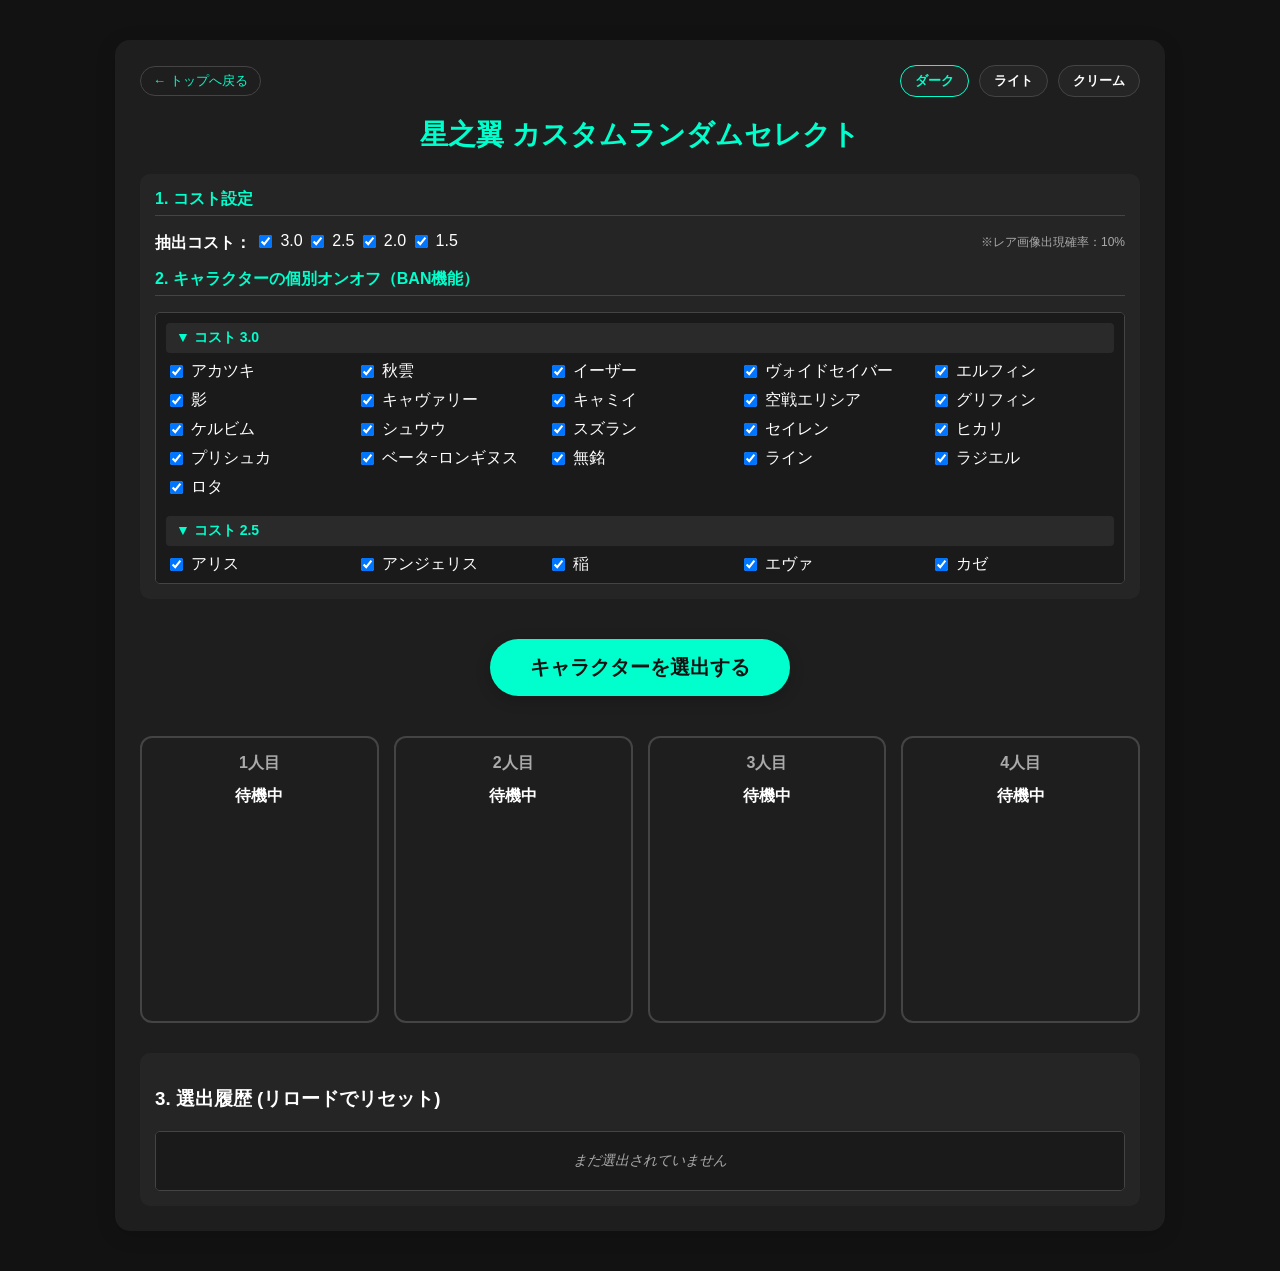
<file: random/index.html>
<!DOCTYPE html>
<html lang="ja">
<head>
    <meta charset="UTF-8">
    <meta name="viewport" content="width=device-width, initial-scale=1.0">
    <title>星之翼 カスタムランダムセレクト</title>
    <style>
        :root {
            --bg-color: #121212;
            --container-bg: #1e1e1e;
            --section-bg: #252525;
            --card-bg: #2a2a2a;
            --list-bg: #1a1a1a;
            --text-main: #ffffff;
            --text-sub: #aaa;
            --accent-color: #00ffcc;
            --border-color: #444;
            --accent-bg: rgba(0, 255, 204, 0.1);
            --btn-text: #121212;
        }
        [data-theme="light"] {
            --bg-color: #f5f5f7;
            --container-bg: #ffffff;
            --section-bg: #f0f0f2;
            --card-bg: #e8e8ec;
            --list-bg: #fafafa;
            --text-main: #1d1d1f;
            --text-sub: #555555;
            --accent-color: #0066cc;
            --border-color: #cccccc;
            --accent-bg: rgba(0, 102, 204, 0.1);
            --btn-text: #ffffff;
        }
        [data-theme="custom"] {
            --bg-color: #fbf9f1;
            --container-bg: #f7f4e9;
            --section-bg: #eee9da;
            --card-bg: #dfd9c6;
            --list-bg: #fbf9f1;
            --text-main: #000000;
            --text-sub: #444444;
            --accent-color: #d35400;
            --border-color: #cca47e;
            --accent-bg: rgba(211, 84, 0, 0.1);
            --btn-text: #ffffff;
        }
        body {
            font-family: 'Helvetica Neue', Arial, sans-serif;
            background-color: var(--bg-color);
            color: var(--text-main);
            text-align: center;
            padding: 20px;
            margin: 0;
            transition: background-color 0.3s, color 0.3s;
        }
        .container {
            max-width: 1000px;
            margin: 20px auto;
            background: var(--container-bg);
            padding: 25px;
            border-radius: 15px;
            box-shadow: 0 4px 20px rgba(0,0,0,0.15);
            transition: background 0.3s;
        }
        h1 { color: var(--accent-color); font-size: 28px; margin-bottom: 20px; transition: color 0.3s; }
        .top-bar {
            display: flex;
            align-items: center;
            justify-content: space-between;
            margin-bottom: 15px;
            flex-wrap: wrap;
            gap: 8px;
        }
        .back-link {
            color: var(--accent-color);
            text-decoration: none;
            font-size: 13px;
            border: 1px solid var(--border-color);
            padding: 5px 12px;
            border-radius: 20px;
            transition: 0.2s;
        }
        .back-link:hover { border-color: var(--accent-color); }
        .theme-switcher { display: flex; gap: 5px; }
        .btn-theme {
            background: var(--section-bg);
            color: var(--text-main);
            border: 1px solid var(--border-color);
            padding: 6px 14px;
            font-size: 13px;
            font-weight: bold;
            border-radius: 20px;
            cursor: pointer;
            margin-left: 5px;
            transition: 0.2s;
        }
        .btn-theme:hover, .btn-theme.active { border-color: var(--accent-color); color: var(--accent-color); }
        .settings-section {
            background: var(--section-bg);
            padding: 15px;
            border-radius: 10px;
            margin-bottom: 20px;
            text-align: left;
            transition: background 0.3s;
        }
        .settings-section h3 {
            margin-top: 0;
            color: var(--accent-color);
            border-bottom: 1px solid var(--border-color);
            padding-bottom: 5px;
            font-size: 16px;
            transition: color 0.3s, border-color 0.3s;
        }
        .flex-wrap { display: flex; flex-wrap: wrap; gap: 15px; margin-bottom: 15px; }
        .checkbox-label { display: flex; align-items: center; gap: 5px; cursor: pointer; }
        .cost-group-title {
            grid-column: 1 / -1;
            font-weight: bold;
            color: var(--accent-color);
            background: var(--card-bg);
            padding: 6px 10px;
            border-radius: 4px;
            margin-top: 10px;
            font-size: 14px;
            transition: color 0.3s, background 0.3s;
        }
        .cost-group-title:first-child { margin-top: 0; }
        .char-pool-container {
            max-height: 250px;
            overflow-y: auto;
            border: 1px solid var(--border-color);
            padding: 10px;
            background: var(--list-bg);
            border-radius: 5px;
            display: grid;
            grid-template-columns: repeat(auto-fill, minmax(160px, 1fr));
            gap: 8px;
            transition: border-color 0.3s, background 0.3s;
        }
        .btn-main {
            background-color: var(--accent-color);
            color: var(--btn-text);
            border: none;
            padding: 15px 40px; font-size: 20px; font-weight: bold;
            border-radius: 30px; cursor: pointer; transition: 0.2s;
            box-shadow: 0 4px 15px rgba(0,0,0,0.2); margin: 20px 0;
        }
        .btn-main:hover { opacity: 0.9; transform: scale(1.02); }
        .grid-container {
            display: grid;
            grid-template-columns: repeat(4, minmax(180px, 1fr));
            gap: 15px;
            margin-top: 20px;
            justify-content: center;
        }
        .player-card {
            background: var(--container-bg);
            border: 2px solid var(--border-color);
            border-radius: 12px;
            padding: 15px;
            transition: 0.3s;
            position: relative;
            box-sizing: border-box;
            display: flex;
            flex-direction: column;
            align-items: center;
        }
        .player-title { font-size: 16px; font-weight: bold; color: var(--text-sub); margin-bottom: 12px; }
        .char-display {
            width: 100%;
            min-height: 220px;
            display: flex;
            flex-direction: column;
            align-items: center;
            justify-content: flex-start;
        }
        .char-img {
            width: 140px; height: 140px;
            border-radius: 10px;
            border: 2px solid var(--accent-color);
            object-fit: cover;
            margin-bottom: 12px;
            background: var(--list-bg);
            box-shadow: 0 0 8px rgba(0,0,0,0.1);
            transition: border-color 0.3s;
        }
        .player-card.rare-selected { border-color: #ffcc00; box-shadow: 0 0 15px rgba(255,204,0,0.6); }
        .player-card.rare-selected .char-img { border-color: #ffcc00; }
        .player-card.rare-selected .rare-badge {
            color: #ffcc00; font-size: 11px; font-weight: bold;
            margin-top: 2px; text-transform: uppercase; letter-spacing: 1px;
        }
        .char-name { font-size: 16px; font-weight: bold; word-break: break-all; line-height: 1.3; margin-bottom: 6px; }
        .char-cost {
            font-size: 13px; color: var(--accent-color);
            background: var(--accent-bg); padding: 2px 10px;
            border-radius: 10px; font-weight: bold;
            transition: color 0.3s, background 0.3s;
        }
        .history-section {
            background: var(--section-bg);
            padding: 15px; border-radius: 10px; margin-top: 30px;
            text-align: left; transition: background 0.3s;
        }
        .history-container {
            max-height: 250px; overflow-y: auto;
            border: 1px solid var(--border-color);
            padding: 10px; background: var(--list-bg);
            border-radius: 5px; display: flex; flex-direction: column;
            gap: 12px; box-sizing: border-box;
            transition: border-color 0.3s, background 0.3s;
        }
        .history-row {
            display: grid; grid-template-columns: repeat(4, 1fr);
            gap: 10px; padding: 6px 0;
            border-bottom: 1px dashed var(--border-color);
            animation: slideDown 0.3s ease-out;
        }
        .history-row:last-child { border-bottom: none; }
        .history-item {
            display: flex; align-items: center;
            background: var(--card-bg); border: 1px solid var(--border-color);
            padding: 6px 12px; border-radius: 20px; gap: 8px;
            box-sizing: border-box; min-width: 0;
        }
        .history-item.is-rare { border-color: #ffcc00; background: rgba(255,204,0,0.05); }
        .history-img {
            width: 32px; height: 32px; border-radius: 50%;
            object-fit: cover; border: 1px solid var(--accent-color); flex-shrink: 0;
        }
        .history-item.is-rare .history-img { border-color: #ffcc00; }
        .history-name { font-size: 13px; font-weight: bold; white-space: nowrap; overflow: hidden; text-overflow: ellipsis; }
        .history-cost {
            font-size: 11px; color: var(--text-sub);
            background: var(--bg-color); padding: 1px 6px;
            border-radius: 8px; flex-shrink: 0; margin-left: auto;
        }
        .history-empty { color: var(--text-sub); font-size: 14px; font-style: italic; padding: 10px; text-align: center; width: 100%; }
        @keyframes slideDown {
            from { opacity: 0; transform: translateY(-5px); }
            to   { opacity: 1; transform: translateY(0); }
        }
        @media (max-width: 768px) {
            body { padding: 10px; }
            .container { padding: 15px; margin: 10px auto; }
            h1 { font-size: 22px; }
            .char-pool-container { grid-template-columns: repeat(2, 1fr); max-height: 300px; }
            .checkbox-label { padding: 6px 4px; font-size: 14px; }
            .btn-main { width: 100%; max-width: 300px; padding: 12px 0; font-size: 18px; }
            .grid-container { grid-template-columns: repeat(2, 1fr); gap: 10px; }
            .char-img { width: 110px; height: 110px; }
            .char-display { min-height: 180px; }
            .char-name { font-size: 14px; }
            .history-row { grid-template-columns: repeat(2, 1fr); }
        }
        @media (max-width: 380px) {
            .grid-container { grid-template-columns: 1fr; }
            .char-pool-container { grid-template-columns: 1fr; }
            .history-row { grid-template-columns: 1fr; }
        }
    </style>
</head>
<body>

<div class="container">
    <div class="top-bar">
        <a class="back-link" href="../">← トップへ戻る</a>
        <div class="theme-switcher">
            <button class="btn-theme" onclick="setTheme('dark')"   id="t-dark">ダーク</button>
            <button class="btn-theme" onclick="setTheme('light')"  id="t-light">ライト</button>
            <button class="btn-theme" onclick="setTheme('custom')" id="t-custom">クリーム</button>
        </div>
    </div>

    <h1>星之翼 カスタムランダムセレクト</h1>

    <div class="settings-section">
        <h3>1. コスト設定</h3>
        <div class="flex-wrap">
            <div>
                <strong>抽出コスト：</strong>
                <label class="checkbox-label" style="display:inline-flex;"><input type="checkbox" class="cost-filter" value="3.0" checked onchange="saveCostSettings()"> 3.0</label>
                <label class="checkbox-label" style="display:inline-flex;"><input type="checkbox" class="cost-filter" value="2.5" checked onchange="saveCostSettings()"> 2.5</label>
                <label class="checkbox-label" style="display:inline-flex;"><input type="checkbox" class="cost-filter" value="2.0" checked onchange="saveCostSettings()"> 2.0</label>
                <label class="checkbox-label" style="display:inline-flex;"><input type="checkbox" class="cost-filter" value="1.5" checked onchange="saveCostSettings()"> 1.5</label>
            </div>
            <div style="margin-left:auto; font-size:12px; color:var(--text-sub); display:flex; align-items:center;">
                ※レア画像出現確率：10%
            </div>
        </div>
        <h3>2. キャラクターの個別オンオフ（BAN機能）</h3>
        <div class="char-pool-container" id="individual-toggle-container"></div>
    </div>

    <button class="btn-main" onclick="rollRandom()">キャラクターを選出する</button>

    <div class="grid-container">
        <div class="player-card" id="card-0"><div class="player-title">1人目</div><div class="char-display" id="display-0"><div class="char-name">待機中</div></div></div>
        <div class="player-card" id="card-1"><div class="player-title">2人目</div><div class="char-display" id="display-1"><div class="char-name">待機中</div></div></div>
        <div class="player-card" id="card-2"><div class="player-title">3人目</div><div class="char-display" id="display-2"><div class="char-name">待機中</div></div></div>
        <div class="player-card" id="card-3"><div class="player-title">4人目</div><div class="char-display" id="display-3"><div class="char-name">待機中</div></div></div>
    </div>

    <div class="history-section">
        <h3>3. 選出履歴 (リロードでリセット)</h3>
        <div class="history-container" id="history-log">
            <div class="history-empty">まだ選出されていません</div>
        </div>
    </div>
</div>

<!-- ★ ルートフォルダの共通データを読み込む -->
<script src="../characters.js"></script>

<script>
const IMAGE_BASE_URL = "https://raw.githubusercontent.com/Ala-Aster/Starward_tools/main/image";
const THEME_KEY = 'starward_theme';

const characterPool = CHARACTER_DATA;

function setTheme(name) {
    if (name === 'dark') {
        document.documentElement.removeAttribute('data-theme');
    } else {
        document.documentElement.setAttribute('data-theme', name);
    }
    localStorage.setItem(THEME_KEY, name);
    document.querySelectorAll('.btn-theme').forEach(b => b.classList.remove('active'));
    document.getElementById('t-' + name)?.classList.add('active');
}

function saveCostSettings() {
    const data = Array.from(document.querySelectorAll('.cost-filter')).map(el => ({ value: el.value, checked: el.checked }));
    localStorage.setItem('starward_cost_filters', JSON.stringify(data));
}

function saveCharSettings() {
    const states = {};
    document.querySelectorAll('.char-toggle').forEach(el => { states[el.value] = el.checked; });
    localStorage.setItem('starward_char_filters', JSON.stringify(states));
}

window.onload = function() {
    // テーマ復元（トップページと共通キー）
    const saved = localStorage.getItem(THEME_KEY) || 'dark';
    setTheme(saved);

    // コスト設定復元
    const savedCosts = localStorage.getItem('starward_cost_filters');
    if (savedCosts) {
        try {
            const costMap = JSON.parse(savedCosts);
            document.querySelectorAll('.cost-filter').forEach(el => {
                const s = costMap.find(item => item.value === el.value);
                if (s) el.checked = s.checked;
            });
        } catch(e) { console.error(e); }
    }

    // BAN リスト生成・復元
    const container = document.getElementById("individual-toggle-container");
    const costOrder = ["3.0", "2.5", "2.0", "1.5"];
    const savedChars = localStorage.getItem('starward_char_filters');
    let charStates = {};
    if (savedChars) { try { charStates = JSON.parse(savedChars); } catch(e) {} }

    costOrder.forEach(targetCost => {
        const group = characterPool
            .filter(c => c.cost === targetCost)
            .sort((a, b) => a.kana.localeCompare(b.kana, 'ja'));

        if (group.length === 0) return;

        const titleDiv = document.createElement("div");
        titleDiv.className = "cost-group-title";
        titleDiv.innerText = `▼ コスト ${targetCost}`;
        container.appendChild(titleDiv);

        group.forEach(c => {
            const label = document.createElement("label");
            label.className = "checkbox-label";
            const charKey = `${c.cost}_${c.id}`;
            const isChecked = charStates[charKey] !== undefined ? charStates[charKey] : true;
            label.innerHTML = `<input type="checkbox" class="char-toggle" value="${charKey}" ${isChecked ? 'checked' : ''} onchange="saveCharSettings()"> ${c.name}`;
            container.appendChild(label);
        });
    });
};

function rollRandom() {
    const checkedCosts = Array.from(document.querySelectorAll('.cost-filter:checked')).map(el => el.value);
    const activeCharKeys = Array.from(document.querySelectorAll('.char-toggle:checked')).map(el => el.value);

    let filteredPool = characterPool.filter(c => {
        const charKey = `${c.cost}_${c.id}`;
        return checkedCosts.includes(c.cost) && activeCharKeys.includes(charKey);
    });

    let currentRollResults = [];

    for (let slot = 0; slot < 4; slot++) {
        const displayDiv = document.getElementById(`display-${slot}`);
        const cardDiv = document.getElementById(`card-${slot}`);
        cardDiv.classList.remove("rare-selected");

        if (filteredPool.length === 0) {
            displayDiv.innerHTML = '<div class="char-name" style="color:#ff4444; margin-top:90px;">候補なし</div>';
            continue;
        }

        const randomIndex = Math.floor(Math.random() * filteredPool.length);
        const selectedChar = filteredPool[randomIndex];
        filteredPool.splice(randomIndex, 1);

        let isRareSelected = false;
        let imageSuffix = "";
        if (Math.random() < 0.05 && selectedChar.hasRare >= 1) {
            isRareSelected = true;
            const rareNum = Math.floor(Math.random() * selectedChar.hasRare) + 1;
            imageSuffix = "_rare" + rareNum;
            cardDiv.classList.add("rare-selected");
        }

        const imgUrl = IMAGE_BASE_URL + "/" + selectedChar.cost + "/" + selectedChar.id + imageSuffix + ".png";
        displayDiv.innerHTML = `
            <img class="char-img" src="${imgUrl}" alt="${selectedChar.name}" onerror="this.src='https://via.placeholder.com/140?text=No+Image'">
            <div class="char-name">${selectedChar.name}</div>
            <div class="char-cost">${selectedChar.cost}</div>
            <div class="rare-badge">${isRareSelected ? '★ 運がいいね ★' : ''}</div>
        `;

        currentRollResults.push({ name: selectedChar.name, cost: selectedChar.cost, imgUrl, isRare: isRareSelected });
    }

    if (currentRollResults.length > 0) updateHistoryUI(currentRollResults);
}

function updateHistoryUI(newRecords) {
    const historyContainer = document.getElementById("history-log");
    const emptyMsg = historyContainer.querySelector(".history-empty");
    if (emptyMsg) historyContainer.innerHTML = "";

    const rowDiv = document.createElement("div");
    rowDiv.className = "history-row";

    newRecords.forEach(char => {
        const itemDiv = document.createElement("div");
        itemDiv.className = `history-item ${char.isRare ? 'is-rare' : ''}`;
        const displayName = char.isRare ? `★${char.name}` : char.name;
        itemDiv.innerHTML = `
            <img class="history-img" src="${char.imgUrl}" alt="${char.name}" onerror="this.src='https://via.placeholder.com/140?text=No+Image'">
            <span class="history-name" title="${char.name}">${displayName}</span>
            <span class="history-cost">${char.cost}</span>
        `;
        rowDiv.appendChild(itemDiv);
    });

    historyContainer.insertBefore(rowDiv, historyContainer.firstChild);
    historyContainer.scrollTop = 0;
}
</script>
</body>
</html>
</file>
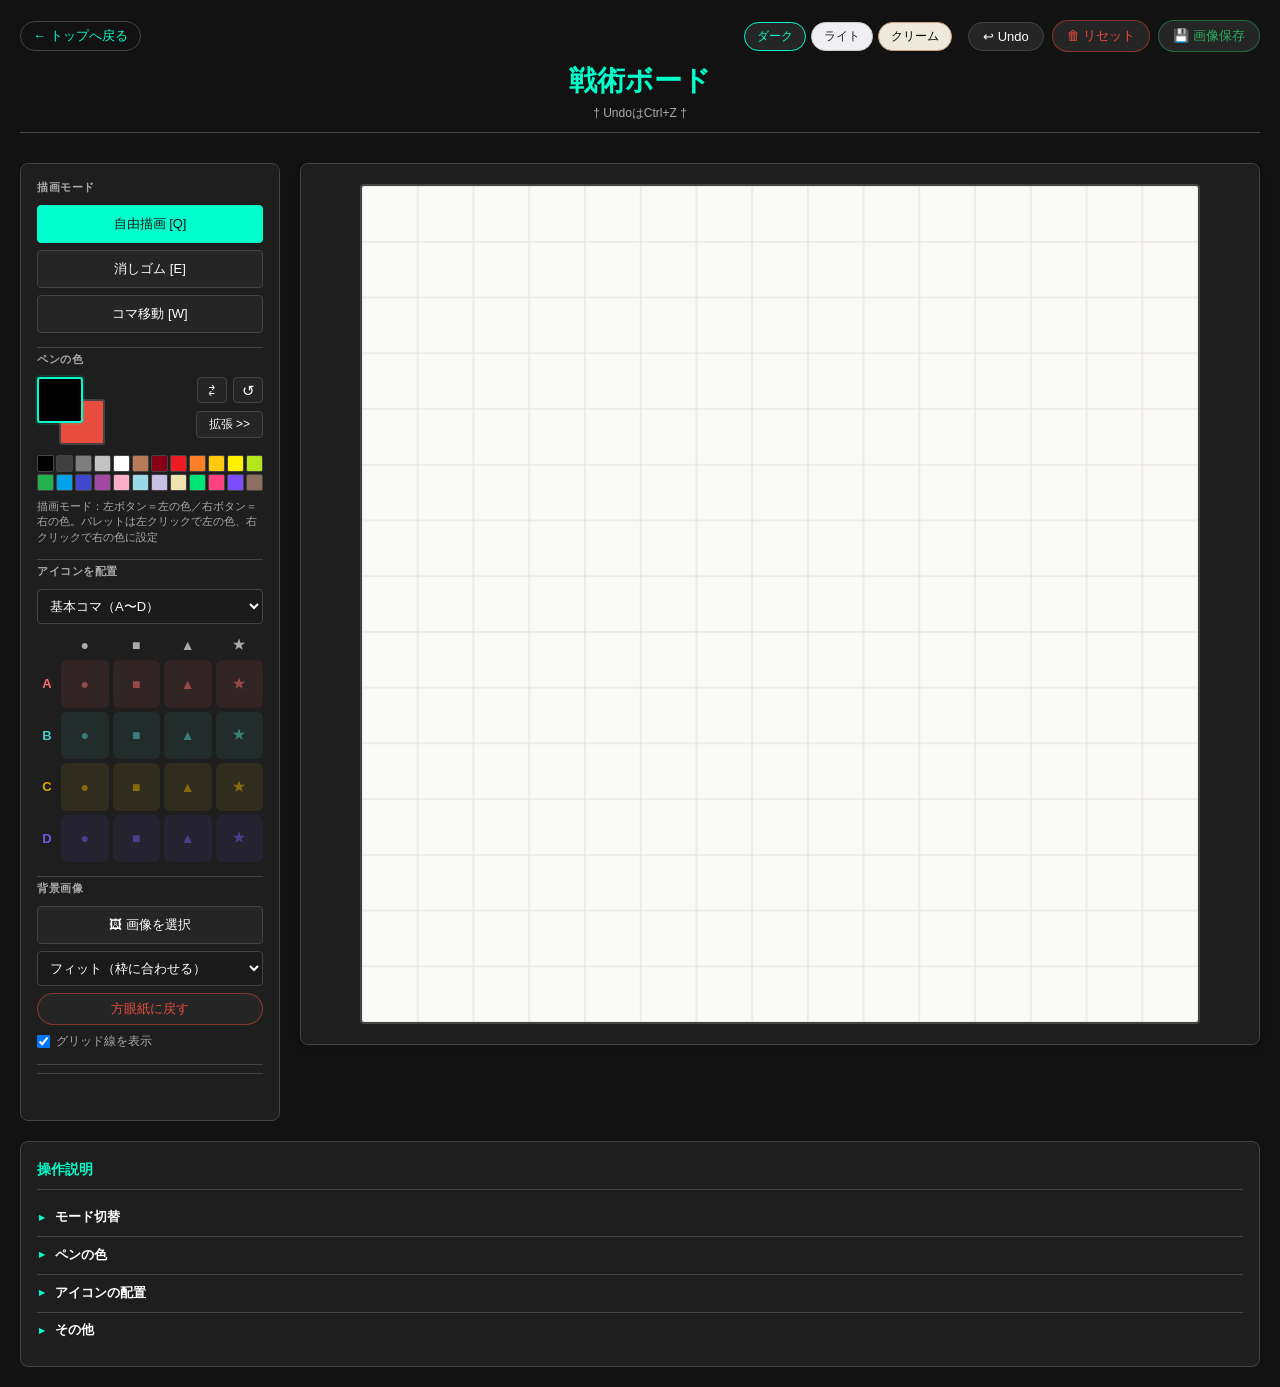
<file: tactical-board/index.html>
<!DOCTYPE html>
<html lang="ja">
<head>
    <meta charset="UTF-8">
    <meta name="viewport" content="width=device-width, initial-scale=1.0">
    <title>戦術ボードツール</title>
    <link rel="stylesheet" href="style.css">
</head>
<body>
    <div class="container">
        <header>
            <div class="header-top">
                <a class="back-link" href="../">← トップへ戻る</a>
                <div class="header-actions">
                    <div class="theme-switcher">
                        <button class="btn-theme" data-theme="dark"   id="t-dark">ダーク</button>
                        <button class="btn-theme" data-theme="light"  id="t-light">ライト</button>
                        <button class="btn-theme" data-theme="custom" id="t-custom">クリーム</button>
                    </div>
                    <button id="undoBtn"    class="btn btn-action" title="元に戻す (Ctrl+Z)">↩ Undo</button>
                    <button id="resetBtn"   class="btn btn-action btn-danger">🗑 リセット</button>
                    <button id="saveImgBtn" class="btn btn-action btn-save">💾 画像保存</button>
                </div>
            </div>
            <h1>戦術ボード</h1>
            <p class="subtitle">† UndoはCtrl+Z †</p>
        </header>

        <div class="control-panel">

            <div class="section">
                <h3>描画モード</h3>
                <button id="freeDrawBtn" class="btn btn-mode active" title="押している間だけ切り替え: Q">自由描画 [Q]</button>
                <button id="eraserBtn"   class="btn btn-mode" title="押している間だけ切り替え: E">消しゴム [E]</button>
                <button id="moveBtn"     class="btn btn-mode" title="押している間だけ切り替え: W">コマ移動 [W]</button>
            </div>

            <div class="section">
                <h3>ペンの色</h3>
                <div class="pen-colors">
                    <div class="pen-slots">
                        <button id="penSecondary" class="pen-slot pen-secondary" title="右クリックで描く色（クリックで編集）"></button>
                        <button id="penPrimary"   class="pen-slot pen-primary active" title="左クリックで描く色（クリックで編集）"></button>
                    </div>
                    <div class="pen-tools">
                        <div class="pen-mini-row">
                            <button id="penSwap"  class="pen-mini" title="左右の色を入れ替え">⇄</button>
                            <button id="penReset" class="pen-mini" title="初期の色に戻す">↺</button>
                        </div>
                        <button id="penExpand" class="pen-expand">拡張 &gt;&gt;</button>
                    </div>
                </div>
                <div id="penAdvanced" class="pen-advanced" style="display:none;">
                    <canvas id="penWheel" class="pen-wheel" width="150" height="150"></canvas>
                    <label class="pen-row">明るさ
                        <input type="range" id="penValue" min="0" max="100" value="100">
                    </label>
                    <label class="pen-row">色コード
                        <input type="text" id="penHex" maxlength="7" spellcheck="false" autocomplete="off" value="#000000">
                    </label>
                </div>
                <div id="penSwatches" class="pen-swatches"></div>
                <p class="hint pen-hint">描画モード：左ボタン＝左の色／右ボタン＝右の色。パレットは左クリックで左の色、右クリックで右の色に設定</p>
            </div>

            <!-- コマ配置：A〜D × 4形 -->
            <div class="section">
                <h3>アイコンを配置</h3>
                <select id="iconCategory" class="select-fit icon-category">
                    <option value="basic">基本コマ（A〜D）</option>
                    <option value="char">キャラクターアイコン</option>
                    <option value="action">行動アイコン</option>
                </select>
                <div id="basicPieces" class="piece-grid">
                    <!-- ヘッダー行 -->
                    <div class="piece-grid-spacer"></div>
                    <div class="piece-grid-shape-label">●</div>
                    <div class="piece-grid-shape-label">■</div>
                    <div class="piece-grid-shape-label">▲</div>
                    <div class="piece-grid-shape-label">★</div>
                    <!-- A行 -->
                    <div class="piece-grid-type-label piece-a-label">A</div>
                    <button class="btn btn-piece-cell piece-a" data-type="A" data-shape="circle"></button>
                    <button class="btn btn-piece-cell piece-a" data-type="A" data-shape="square"></button>
                    <button class="btn btn-piece-cell piece-a" data-type="A" data-shape="triangle"></button>
                    <button class="btn btn-piece-cell piece-a" data-type="A" data-shape="star"></button>
                    <!-- B行 -->
                    <div class="piece-grid-type-label piece-b-label">B</div>
                    <button class="btn btn-piece-cell piece-b" data-type="B" data-shape="circle"></button>
                    <button class="btn btn-piece-cell piece-b" data-type="B" data-shape="square"></button>
                    <button class="btn btn-piece-cell piece-b" data-type="B" data-shape="triangle"></button>
                    <button class="btn btn-piece-cell piece-b" data-type="B" data-shape="star"></button>
                    <!-- C行 -->
                    <div class="piece-grid-type-label piece-c-label">C</div>
                    <button class="btn btn-piece-cell piece-c" data-type="C" data-shape="circle"></button>
                    <button class="btn btn-piece-cell piece-c" data-type="C" data-shape="square"></button>
                    <button class="btn btn-piece-cell piece-c" data-type="C" data-shape="triangle"></button>
                    <button class="btn btn-piece-cell piece-c" data-type="C" data-shape="star"></button>
                    <!-- D行 -->
                    <div class="piece-grid-type-label piece-d-label">D</div>
                    <button class="btn btn-piece-cell piece-d" data-type="D" data-shape="circle"></button>
                    <button class="btn btn-piece-cell piece-d" data-type="D" data-shape="square"></button>
                    <button class="btn btn-piece-cell piece-d" data-type="D" data-shape="triangle"></button>
                    <button class="btn btn-piece-cell piece-d" data-type="D" data-shape="star"></button>
                </div>
                <div id="charPalette" class="char-palette" style="display:none;"></div>
                <div id="actionPalette" class="action-palette" style="display:none;"></div>
            </div>

            <div class="section">
                <h3>背景画像</h3>
                <label class="btn btn-file" for="bgImageInput">🖼 画像を選択</label>
                <input type="file" id="bgImageInput" accept="image/*" style="display:none;">
                <select id="bgFitSelect" class="select-fit">
                    <option value="cover">フィット（枠に合わせる）</option>
                    <option value="none">原寸のまま</option>
                </select>
                <button id="bgClearBtn" class="btn btn-action btn-danger" style="width:100%; display:block; margin-top:7px;">方眼紙に戻す</button>
                <label class="checkbox-line">
                    <input type="checkbox" id="gridLineToggle" checked>
                    グリッド線を表示
                </label>
            </div>

            <div class="status-section">
                <p id="statusMsg" class="status-msg"></p>
            </div>
        </div>

        <div class="board-container">
            <canvas id="boardCanvas"></canvas>
        </div>

        <aside class="help-panel">
            <h2>操作説明</h2>

            <details class="help-section" name="help">
                <summary>モード切替</summary>
                <div class="help-body">
                <dl>
                    <dt>自由描画 <kbd>Q</kbd></dt>
                    <dd>左ボタン＝左の色、右ボタン＝右の色で線を引く。</dd>
                    <dt>消しゴム <kbd>E</kbd></dt>
                    <dd>左ボタン＝触れた部分だけ消す（線のみ）。<br>右ボタン＝線ごと消す。コマに触れると、行動アイコン→コマの順に消える。</dd>
                    <dt>コマ移動 <kbd>W</kbd></dt>
                    <dd>コマをドラッグして移動。右クリックで、行動アイコン→コマの順に削除。</dd>
                </dl>
                <p class="help-note">キーは<strong>押している間だけ</strong>切り替わり、離すと元のモードに戻る。マウスのボタンを押している間は切り替わらない。</p>
                </div>
            </details>

            <details class="help-section" name="help">
                <summary>ペンの色</summary>
                <div class="help-body">
                <ul>
                    <li>左右の四角をクリックして、編集する色を選ぶ。</li>
                    <li>パレットは左クリック＝左の色、右クリック＝右の色に設定。</li>
                    <li>⇄ で左右を入れ替え、↺ で初期の色に戻す。</li>
                    <li>「拡張」でカラーホイール・明るさ・色コード（#rrggbb）を使える。</li>
                    <li>色は自動で保存され、次回も復元される。</li>
                </ul>
                </div>
            </details>

            <details class="help-section" name="help">
                <summary>アイコンの配置</summary>
                <div class="help-body">
                <ul>
                    <li>プルダウンで「基本コマ／キャラクター／行動アイコン」を切り替える。</li>
                    <li>アイコンを選んで、ボードをクリックして配置。同じアイコンをもう一度押すと選択解除。</li>
                    <li>行動アイコンは、コマの近くに置くと右上に重なり、コマと一緒に動く。何もない場所に置くと単体になる。</li>
                    <li>右クリックで削除（行動アイコン→コマの順）。</li>
                </ul>
                </div>
            </details>

            <details class="help-section" name="help">
                <summary>その他</summary>
                <div class="help-body">
                <ul>
                    <li><kbd>Ctrl</kbd>+<kbd>Z</kbd> で元に戻す。</li>
                    <li>ボードは画面の高さに収まる大きさで表示。ページ上部でホイールを1回まわすとボードが画面にぴったり収まり、逆にまわすと先頭に戻る。</li>
                    <li>背景画像：画像を選択（フィット／原寸）。「方眼紙に戻す」で解除。</li>
                    <li>💾 画像保存でPNGに書き出し。</li>
                    <li>テーマ（ダーク／ライト／クリーム）は他のツールと共通。</li>
                </ul>
                </div>
            </details>
        </aside>
    </div>

    <script src="../characters.js"></script>
    <script src="grid.js"></script>
    <script src="actions.js"></script>
    <script src="pieces.js"></script>
    <script src="arrows.js"></script>
    <script src="main.js"></script>
</body>
</html>
</file>
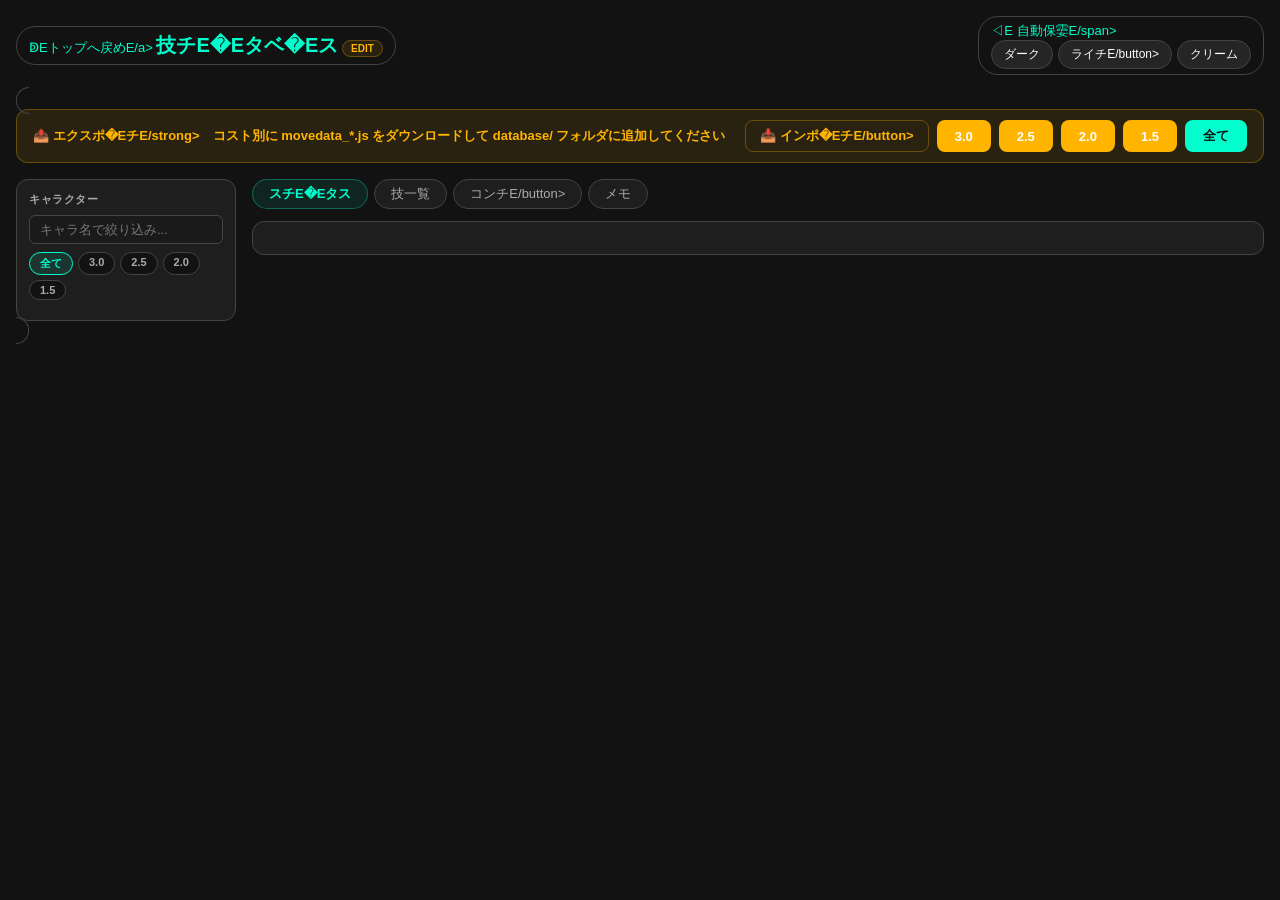
<file: database/edit.html>
﻿<!DOCTYPE html>
<html lang="ja">
<head>
    <meta charset="UTF-8">
    <meta name="viewport" content="width=device-width, initial-scale=1.0">
    <title>星之翼 技チE�Eタベ�Eス�E�編雁E��</title>
    <style>
        :root {
            --bg-color: #121212; --container-bg: #1e1e1e; --section-bg: #252525;
            --card-bg: #2a2a2a; --list-bg: #1a1a1a; --text-main: #ffffff;
            --text-sub: #aaa; --accent-color: #00ffcc; --border-color: #444;
            --accent-bg: rgba(0,255,204,0.1); --btn-text: #121212;
            --info-bg: rgba(0,255,204,0.08); --info-text: #00ffcc;
            --info-border: rgba(0,255,204,0.3); --success-bg: rgba(0,200,100,0.1);
            --danger-text: #ff5555; --export-bg: rgba(255,180,0,0.1);
            --export-text: #ffb400; --export-border: rgba(255,180,0,0.3);
            --edit-bg: rgba(0,255,204,0.05);
            --font-mono: 'Courier New', monospace;
            --font-sans: 'Helvetica Neue', Arial, sans-serif;
            --radius-md: 8px; --radius-lg: 12px;
        }
        [data-theme="light"] {
            --bg-color: #f5f5f7; --container-bg: #ffffff; --section-bg: #f0f0f2;
            --card-bg: #e8e8ec; --list-bg: #fafafa; --text-main: #1d1d1f;
            --text-sub: #555; --accent-color: #0066cc; --border-color: #ccc;
            --accent-bg: rgba(0,102,204,0.1); --btn-text: #ffffff;
            --info-bg: rgba(0,102,204,0.08); --info-text: #0066cc;
            --info-border: rgba(0,102,204,0.3); --success-bg: rgba(0,150,80,0.1);
            --danger-text: #cc0000; --export-bg: rgba(180,100,0,0.08);
            --export-text: #b46000; --export-border: rgba(180,100,0,0.3);
            --edit-bg: rgba(0,102,204,0.04);
        }
        [data-theme="custom"] {
            --bg-color: #fbf9f1; --container-bg: #f7f4e9; --section-bg: #eee9da;
            --card-bg: #dfd9c6; --list-bg: #fbf9f1; --text-main: #000;
            --text-sub: #444; --accent-color: #d35400; --border-color: #cca47e;
            --accent-bg: rgba(211,84,0,0.1); --btn-text: #ffffff;
            --info-bg: rgba(211,84,0,0.08); --info-text: #d35400;
            --info-border: rgba(211,84,0,0.3); --success-bg: rgba(100,150,0,0.1);
            --danger-text: #aa2200; --export-bg: rgba(150,100,0,0.08);
            --export-text: #996600; --export-border: rgba(150,100,0,0.3);
            --edit-bg: rgba(211,84,0,0.04);
        }
        *, *::before, *::after { box-sizing: border-box; margin: 0; padding: 0; }
        body { font-family: var(--font-sans); background: var(--bg-color); color: var(--text-main); padding: 16px; transition: background 0.3s, color 0.3s; }
        .top-bar { display: flex; align-items: center; justify-content: space-between; flex-wrap: wrap; gap: 8px; margin-bottom: 16px; }
        .top-bar-left { display: flex; align-items: center; gap: 8px; }
        .back-link { color: var(--accent-color); text-decoration: none; font-size: 13px; border: 1px solid var(--border-color); padding: 5px 12px; border-radius: 20px; transition: 0.2s; }
        .back-link:hover { border-color: var(--accent-color); }
        .page-title { font-size: 20px; font-weight: bold; color: var(--accent-color); }
        .edit-badge { font-size: 10px; font-weight: 700; padding: 2px 8px; background: var(--export-bg); color: var(--export-text); border: 1px solid var(--export-border); border-radius: 99px; }
        .top-bar-right { display: flex; align-items: center; gap: 8px; flex-wrap: wrap; }
        .theme-switcher { display: flex; gap: 5px; }
        .btn-theme { background: var(--section-bg); color: var(--text-main); border: 1px solid var(--border-color); padding: 5px 12px; font-size: 12px; border-radius: 20px; cursor: pointer; transition: 0.2s; font-family: var(--font-sans); }
        .btn-theme:hover, .btn-theme.active { border-color: var(--accent-color); color: var(--accent-color); }
        .export-bar { background: var(--export-bg); border: 1px solid var(--export-border); border-radius: var(--radius-lg); padding: 10px 16px; margin-bottom: 16px; display: flex; align-items: center; justify-content: space-between; flex-wrap: wrap; gap: 8px; }
        .export-bar-text { font-size: 13px; color: var(--export-text); }
        .export-bar-actions { display: flex; gap: 8px; }
        .btn-export { padding: 6px 18px; font-size: 13px; font-weight: 700; background: var(--export-text); color: #fff; border: none; border-radius: 8px; cursor: pointer; font-family: var(--font-sans); transition: 0.15s; }
        .btn-export:hover { opacity: 0.85; }
        .btn-import { padding: 6px 14px; font-size: 13px; font-weight: 600; background: none; color: var(--export-text); border: 1px solid var(--export-border); border-radius: 8px; cursor: pointer; font-family: var(--font-sans); transition: 0.15s; }
        .btn-import:hover { background: var(--export-bg); }
        .layout { display: grid; grid-template-columns: 220px 1fr; gap: 16px; }
        .sidebar { display: flex; flex-direction: column; gap: 10px; }
        .sidebar-section { background: var(--container-bg); border: 1px solid var(--border-color); border-radius: var(--radius-lg); padding: 12px; }
        .sidebar-title { font-size: 11px; font-weight: 600; color: var(--text-sub); text-transform: uppercase; letter-spacing: .05em; margin-bottom: 8px; }
        .search-input { width: 100%; padding: 6px 10px; font-size: 13px; background: var(--list-bg); color: var(--text-main); border: 1px solid var(--border-color); border-radius: 6px; margin-bottom: 8px; font-family: var(--font-sans); }
        .cost-filter-row { display: flex; flex-wrap: wrap; gap: 5px; margin-bottom: 8px; }
        .cost-pill { padding: 3px 10px; border: 1px solid var(--border-color); border-radius: 99px; font-size: 11px; cursor: pointer; background: var(--bg-color); color: var(--text-sub); transition: 0.15s; }
        .cost-pill.active { background: var(--accent-bg); color: var(--accent-color); border-color: var(--accent-color); }
        .char-list { display: flex; flex-direction: column; gap: 3px; max-height: 500px; overflow-y: auto; }
        .char-item { padding: 7px 10px; border-radius: 6px; cursor: pointer; font-size: 13px; display: flex; align-items: center; justify-content: space-between; transition: background 0.1s; color: var(--text-main); }
        .char-item:hover { background: var(--section-bg); }
        .char-item.active { background: var(--accent-bg); color: var(--accent-color); font-weight: 600; }
        .char-item .has-data { font-size: 9px; color: var(--accent-color); margin-left: 4px; }
        .char-cost-badge { font-size: 10px; padding: 1px 6px; border-radius: 99px; background: var(--section-bg); color: var(--text-sub); }
        .main-panel { min-width: 0; }
        .tab-bar { display: flex; gap: 6px; margin-bottom: 12px; flex-wrap: wrap; }
        .tab { padding: 5px 16px; border: 1px solid var(--border-color); border-radius: 99px; font-size: 13px; cursor: pointer; background: var(--container-bg); color: var(--text-sub); transition: 0.15s; font-family: var(--font-sans); }
        .tab.active { background: var(--info-bg); color: var(--info-text); border-color: var(--info-border); font-weight: 600; }
        .panel { background: var(--container-bg); border: 1px solid var(--border-color); border-radius: var(--radius-lg); padding: 16px; }
        .panel-header { display: flex; align-items: center; justify-content: space-between; margin-bottom: 14px; }
        .panel-title { font-size: 18px; font-weight: 700; }
        .tbl-wrap { overflow-x: auto; margin-bottom: 12px; }
        table { width: 100%; border-collapse: collapse; font-size: 13px; }
        th { text-align: left; font-size: 11px; font-weight: 600; color: var(--text-sub); padding: 6px 8px; border-bottom: 1px solid var(--border-color); cursor: pointer; white-space: nowrap; user-select: none; }
        th:hover { color: var(--text-main); }
        th.sorted { color: var(--accent-color); }
        td { padding: 7px 8px; border-bottom: 1px solid var(--list-bg); vertical-align: middle; }
        tr:last-child td { border-bottom: none; }
        tr:hover td { background: var(--section-bg); }
        tr.editing td { background: var(--edit-bg) !important; }
        tr.editing td input, tr.editing td select { width: 100%; padding: 3px 6px; font-size: 12px; background: var(--list-bg); color: var(--text-main); border: 1px solid var(--accent-color); border-radius: 4px; font-family: var(--font-sans); }
        .badge-f { font-size: 11px; padding: 2px 7px; border-radius: 99px; background: rgba(255,100,50,0.15); color: #ff8060; font-family: var(--font-mono); }
        .hb-strong   { font-size: 11px; padding: 2px 8px; border-radius: 99px; background: rgba(100,140,255,0.15); color: #7090ff; }
        .hb-normal   { font-size: 11px; padding: 2px 8px; border-radius: 99px; background: rgba(100,140,255,0.15); color: #7090ff; }
        .hb-weak     { font-size: 11px; padding: 2px 8px; border-radius: 99px; background: rgba(100,140,255,0.15); color: #7090ff; }
        .hb-special  { font-size: 11px; padding: 2px 8px; border-radius: 99px; background: rgba(100,140,255,0.15); color: #7090ff; }
        .hb-beam     { font-size: 11px; padding: 2px 8px; border-radius: 99px; background: rgba(100,140,255,0.15); color: #7090ff; }
        .hb-bullet   { font-size: 11px; padding: 2px 8px; border-radius: 99px; background: rgba(100,140,255,0.15); color: #7090ff; }
        .hb-sbullet  { font-size: 11px; padding: 2px 8px; border-radius: 99px; background: rgba(100,140,255,0.15); color: #7090ff; }
        .hb-funnel   { font-size: 11px; padding: 2px 8px; border-radius: 99px; background: rgba(100,140,255,0.15); color: #7090ff; }
        .hb-shine    { font-size: 11px; padding: 2px 8px; border-radius: 99px; background: rgba(255,180,50,0.2); color: #ffb820; }
        .mono { font-family: var(--font-mono); font-size: 12px; background: var(--section-bg); padding: 2px 6px; border-radius: 4px; color: var(--text-sub); }
        .bar-wrap { display: flex; align-items: center; gap: 6px; }
        .bar-bg { flex: 1; height: 5px; background: var(--section-bg); border-radius: 3px; overflow: hidden; min-width: 40px; }
        .bar-fill { height: 100%; border-radius: 3px; background: var(--accent-color); }
        .dmg-val { font-size: 13px; font-weight: 600; min-width: 28px; }
        .btn-icon { background: none; border: none; cursor: pointer; font-size: 13px; padding: 2px 4px; color: var(--text-sub); transition: color 0.1s; }
        .btn-icon:hover { color: var(--accent-color); }
        .btn-icon.del:hover { color: var(--danger-text); }
        .btn-icon.confirm { color: var(--accent-color); font-size: 15px; }
        .btn-icon.cancel  { color: var(--text-sub); }
        .drag-handle { cursor: grab; color: var(--border-color); font-size: 14px; padding: 2px 4px; user-select: none; }
        .drag-handle:hover { color: var(--text-sub); }
        tr.dragging td { opacity: 0.4; background: var(--edit-bg) !important; }
        tr.drag-over td { border-top: 2px solid var(--accent-color); }
        .add-row { display: grid; grid-template-columns: 1.4fr 1fr .7fr .7fr .7fr 1fr auto; gap: 6px; align-items: center; padding-top: 10px; border-top: 1px solid var(--border-color); }
        .add-row input, .add-row select { padding: 5px 8px; font-size: 12px; background: var(--list-bg); color: var(--text-main); border: 1px solid var(--border-color); border-radius: 6px; font-family: var(--font-sans); }
        .btn-sm { padding: 5px 10px; font-size: 12px; font-weight: 600; background: var(--accent-color); color: var(--btn-text); border: none; border-radius: 6px; cursor: pointer; white-space: nowrap; font-family: var(--font-sans); }
        .combo-item { display: grid; grid-template-columns: 1fr auto auto auto; gap: 8px; align-items: center; padding: 8px 6px; border-bottom: 1px solid var(--list-bg); border-radius: 4px; cursor: pointer; transition: background 0.1s; }
        .combo-item:last-child { border-bottom: none; }
        .combo-item:hover { background: var(--section-bg); }
        .combo-item.editing { background: var(--edit-bg) !important; cursor: default; }
        .combo-item.editing input { width: 100%; padding: 3px 6px; font-size: 12px; background: var(--list-bg); color: var(--text-main); border: 1px solid var(--accent-color); border-radius: 4px; font-family: var(--font-sans); }
        .combo-input-text { font-family: var(--font-mono); font-size: 12px; color: var(--text-sub); }
        .combo-meta { font-size: 12px; color: var(--text-sub); white-space: nowrap; }
        .add-combo-row { display: grid; grid-template-columns: 2fr .8fr 1.5fr auto; gap: 6px; align-items: center; padding-top: 10px; border-top: 1px solid var(--border-color); }
        .add-combo-row input { padding: 5px 8px; font-size: 12px; background: var(--list-bg); color: var(--text-main); border: 1px solid var(--border-color); border-radius: 6px; font-family: var(--font-sans); }
        .memo-area { width: 100%; min-height: 120px; padding: 10px; background: var(--list-bg); color: var(--text-main); border: 1px solid var(--border-color); border-radius: 8px; font-size: 13px; font-family: var(--font-sans); resize: vertical; }
        .hint { font-size: 11px; color: var(--text-sub); margin-top: 5px; }
        .empty { text-align: center; padding: 2rem; color: var(--text-sub); font-size: 14px; }
        .no-select { text-align: center; padding: 3rem; color: var(--text-sub); font-size: 14px; }

        /* スチE�Eタスパネル */
        .status-panel { display: flex; gap: 20px; align-items: flex-start; flex-wrap: wrap; }
        .status-img-wrap { flex-shrink: 0; }
        .status-img {
            width: 140px; height: 140px; border-radius: 10px;
            border: 2px solid var(--accent-color); object-fit: cover;
            background: var(--list-bg);
        }
        .status-fields { flex: 1; display: grid; grid-template-columns: 1fr 1fr; gap: 12px; min-width: 240px; }
        .status-field label { display: block; font-size: 11px; font-weight: 600; color: var(--text-sub); text-transform: uppercase; letter-spacing: .05em; margin-bottom: 4px; }
        .status-field input {
            width: 100%; padding: 7px 10px; font-size: 14px;
            background: var(--list-bg); color: var(--text-main);
            border: 1px solid var(--border-color); border-radius: 6px;
            font-family: var(--font-sans); transition: border-color 0.15s;
        }
        .status-field input:focus { outline: none; border-color: var(--accent-color); }
        .status-save-btn { margin-top: 16px; }

        .modal-overlay { display: none; position: fixed; inset: 0; background: rgba(0,0,0,0.6); z-index: 200; align-items: center; justify-content: center; }
        .modal-overlay.open { display: flex; }
        .modal { background: var(--container-bg); border: 1px solid var(--border-color); border-radius: var(--radius-lg); padding: 20px; width: 90%; max-width: 500px; }
        .modal h3 { font-size: 16px; margin-bottom: 8px; color: var(--accent-color); }
        .modal p { font-size: 12px; color: var(--text-sub); margin-bottom: 12px; }
        .modal-actions { display: flex; gap: 8px; justify-content: flex-end; }
        .drop-zone {
            border: 2px dashed var(--border-color); border-radius: 10px;
            padding: 32px 16px; text-align: center; cursor: pointer;
            transition: border-color 0.2s, background 0.2s; margin-bottom: 12px;
        }
        .drop-zone:hover, .drop-zone.dragover { border-color: var(--accent-color); background: var(--accent-bg); }
        .drop-zone-icon { font-size: 28px; margin-bottom: 8px; }
        .drop-zone-text { font-size: 13px; color: var(--text-sub); }
        .drop-zone-text strong { color: var(--accent-color); }
        .drop-zone.loaded { border-color: #00c878; background: rgba(0,200,120,0.05); }
        .drop-zone.loaded .drop-zone-icon::after { content: ' ✁E; font-size: 20px; color: #00c878; }
        .drop-zone.loaded .drop-zone-text { color: #00c878; }
        .btn-cancel { padding: 6px 14px; font-size: 13px; background: none; color: var(--text-sub); border: 1px solid var(--border-color); border-radius: 6px; cursor: pointer; font-family: var(--font-sans); }
        .save-indicator { font-size: 11px; color: var(--text-sub); transition: color 0.3s; }
        .save-indicator.saved { color: #00c878; }
        @media (max-width: 700px) {
            .layout { grid-template-columns: 1fr; }
            .add-row { grid-template-columns: 1fr 1fr; }
            .add-combo-row { grid-template-columns: 1fr 1fr; }
            .status-fields { grid-template-columns: 1fr; }
        }
    </style>
</head>
<body>

<div class="top-bar">
    <div class="top-bar-left">
        <a class="back-link" href="../">ↁEトップへ戻めE/a>
        <span class="page-title">技チE�Eタベ�Eス</span>
        <span class="edit-badge">EDIT</span>
    </div>
    <div class="top-bar-right">
        <span class="save-indicator" id="save-indicator">◁E 自動保孁E/span>
        <div class="theme-switcher">
            <button class="btn-theme" onclick="setTheme('dark')"   id="t-dark">ダーク</button>
            <button class="btn-theme" onclick="setTheme('light')"  id="t-light">ライチE/button>
            <button class="btn-theme" onclick="setTheme('custom')" id="t-custom">クリーム</button>
        </div>
    </div>
</div>

<div class="export-bar">
    <div class="export-bar-text">
        <strong>📤 エクスポ�EチE/strong>　コスト別に movedata_*.js をダウンロードして database/ フォルダに追加してください
    </div>
    <div class="export-bar-actions">
        <button class="btn-import" onclick="openImportModal()">📥 インポ�EチE/button>
        <button class="btn-export" onclick="exportJS('3.0')">3.0</button>
        <button class="btn-export" onclick="exportJS('2.5')">2.5</button>
        <button class="btn-export" onclick="exportJS('2.0')">2.0</button>
        <button class="btn-export" onclick="exportJS('1.5')">1.5</button>
        <button class="btn-export" onclick="exportAllJS()" style="background:var(--accent-color);color:var(--btn-text)">全て</button>
    </div>
</div>

<div class="layout">
    <div class="sidebar">
        <div class="sidebar-section">
            <div class="sidebar-title">キャラクター</div>
            <input type="text" class="search-input" id="char-search" placeholder="キャラ名で絞り込み..." oninput="renderCharList()">
            <div class="cost-filter-row">
                <div class="cost-pill active" onclick="setCostFilter(this, '')">全て</div>
                <div class="cost-pill" onclick="setCostFilter(this,'3.0')">3.0</div>
                <div class="cost-pill" onclick="setCostFilter(this,'2.5')">2.5</div>
                <div class="cost-pill" onclick="setCostFilter(this,'2.0')">2.0</div>
                <div class="cost-pill" onclick="setCostFilter(this,'1.5')">1.5</div>
            </div>
            <div class="char-list" id="char-list"></div>
        </div>
    </div>

    <div class="main-panel">
        <div class="tab-bar">
            <button class="tab active" id="tab-status" onclick="switchTab('status')">スチE�Eタス</button>
            <button class="tab"        id="tab-moves"  onclick="switchTab('moves')">技一覧</button>
            <button class="tab"        id="tab-combos" onclick="switchTab('combos')">コンチE/button>
            <button class="tab"        id="tab-memo"   onclick="switchTab('memo')">メモ</button>
        </div>
        <div id="view-status" class="panel"><div id="status-content"></div></div>
        <div id="view-moves"  class="panel" style="display:none"><div id="moves-content"></div></div>
        <div id="view-combos" class="panel" style="display:none"><div id="combos-content"></div></div>
        <div id="view-memo"   class="panel" style="display:none"><div id="memo-content"></div></div>
    </div>
</div>

<div class="modal-overlay" id="import-modal">
    <div class="modal">
        <h3>📥 movedata.js をインポ�EチE/h3>
        <p>movedata.js をドロチE�Eするか、クリチE��してファイルを選択してください。現在の編雁E�E容は上書きされます、E/p>
        <div class="drop-zone" id="drop-zone" onclick="document.getElementById('file-input').click()"
            ondragover="onDragOver(event)" ondragleave="onDragLeave(event)" ondrop="onDrop(event)">
            <div class="drop-zone-icon">📂</div>
            <div class="drop-zone-text" id="drop-text"><strong>クリチE��</strong>また�EファイルをここにドロチE�E</div>
        </div>
        <input type="file" id="file-input" accept=".js" style="display:none" onchange="onFileSelect(event)">
        <div class="modal-actions">
            <button class="btn-cancel" onclick="closeImportModal()">キャンセル</button>
            <button class="btn-sm" id="import-exec-btn" onclick="doImport()" disabled style="opacity:0.4">インポ�Eト実衁E/button>
        </div>
    </div>
</div>

<script src="../characters.js"></script>
<script>
const THEME_KEY   = 'starward_theme';
const DB_KEY      = 'starward_movedb_edit';
const HB_ORDER    = { 強:0, 普送E1, 弱:2, 特殁E3, ビ�Eム:4, 実弾:5, 強実弾:6, ファンネル:7, 照射:8 };
const IMAGE_BASE  = 'https://raw.githubusercontent.com/Ala-Aster/Starward_tools/main/image';

const HB_CLASS = { 強:'hb-strong', 普送E'hb-normal', 弱:'hb-weak', 特殁E'hb-special', ビ�Eム:'hb-beam', 実弾:'hb-bullet', 強実弾:'hb-sbullet', ファンネル:'hb-funnel', 照射:'hb-shine' };
function hbClass(v) { return HB_CLASS[v] || 'hb-normal'; }

const DEFAULT_STATUS = { hp: 0, boostCount: 0, boostDist: 0, lockDist: 0 };

let chars = CHARACTER_DATA.map(c => ({
    id: c.cost + '_' + c.id,
    name: c.name,
    cost: c.cost,
    status: { ...DEFAULT_STATUS },
    moves: [], combos: [], memo: ''
}));

let selId = null, activeTab = 'status', sortKey = null, sortAsc = true, costFilter = '';
let editingMoveIdx = -1, editingComboIdx = -1;

// ---- LocalStorage ----
function saveDB() {
    localStorage.setItem(DB_KEY, JSON.stringify(chars));
    flashSaved();
}
function loadDB() {
    const raw = localStorage.getItem(DB_KEY);
    if (!raw) return;
    try {
        const saved = JSON.parse(raw);
        chars = CHARACTER_DATA.map(c => {
            const key = c.cost + '_' + c.id;
            const found = saved.find(s => s.id === key);
            return found
                ? { ...found, name: c.name, cost: c.cost, status: { ...DEFAULT_STATUS, ...(found.status||{}) } }
                : { id: key, name: c.name, cost: c.cost, status: { ...DEFAULT_STATUS }, moves: [], combos: [], memo: '' };
        });
    } catch(e) { console.error(e); }
}
function flashSaved() {
    const el = document.getElementById('save-indicator');
    el.textContent = '✁E 保存済み'; el.classList.add('saved');
    clearTimeout(el._t);
    el._t = setTimeout(() => { el.textContent = '◁E 自動保孁E; el.classList.remove('saved'); }, 2000);
}

// ---- エクスポ�EチE----
function buildExportContent(cost) {
    const varName = 'MOVE_DATA_' + cost.replace('.', '_');
    const data = chars.filter(c => {
        if (c.cost !== cost) return false;
        const s = c.status;
        return c.moves.length > 0 || c.combos.length > 0 || c.memo.trim()
            || s.hp || s.boostCount || s.boostDist || s.lockDist;
    });
    const lines = data.map(c => {
        const movesStr  = JSON.stringify(c.moves,  null, 4).split('\n').map((l,i)=>i===0?l:'    '+l).join('\n');
        const combosStr = JSON.stringify(c.combos, null, 4).split('\n').map((l,i)=>i===0?l:'    '+l).join('\n');
        const statusStr = JSON.stringify(c.status);
        return `  {\n    id: ${JSON.stringify(c.id)},\n    status: ${statusStr},\n    moves: ${movesStr},\n    combos: ${combosStr},\n    memo: ${JSON.stringify(c.memo)}\n  }`;
    });
    return `// ============================================================\n//  movedata_${cost}.js  E星之翼 技チE�Eタベ�Eス�E�コスチE${cost}�E�\n// ============================================================\n\nconst ${varName} = [\n${lines.join(',\n')}\n];\n`;
}

function exportJS(cost) {
    const content = buildExportContent(cost);
    const a = document.createElement('a');
    a.href = URL.createObjectURL(new Blob([content], { type: 'text/javascript' }));
    a.download = `movedata_${cost}.js`; a.click();
    URL.revokeObjectURL(a.href);
}

function exportAllJS() {
    ['3.0', '2.5', '2.0', '1.5'].forEach((cost, i) => {
        setTimeout(() => exportJS(cost), i * 300);
    });
}

// ---- インポ�EチE----
let importFileText = null;

function openImportModal() {
    importFileText = null;
    document.getElementById('import-modal').classList.add('open');
    const zone = document.getElementById('drop-zone');
    zone.classList.remove('loaded', 'dragover');
    zone.querySelector('.drop-zone-icon').textContent = '📂';
    document.getElementById('drop-text').innerHTML = '<strong>クリチE��</strong>また�EファイルをここにドロチE�E';
    const btn = document.getElementById('import-exec-btn');
    btn.disabled = true; btn.style.opacity = '0.4';
    document.getElementById('file-input').value = '';
}
function closeImportModal() { document.getElementById('import-modal').classList.remove('open'); }

function onDragOver(e)  { e.preventDefault(); document.getElementById('drop-zone').classList.add('dragover'); }
function onDragLeave(e) { document.getElementById('drop-zone').classList.remove('dragover'); }
function onDrop(e) {
    e.preventDefault();
    document.getElementById('drop-zone').classList.remove('dragover');
    const file = e.dataTransfer.files[0];
    if (file) readImportFile(file);
}
function onFileSelect(e) {
    const file = e.target.files[0];
    if (file) readImportFile(file);
}
function readImportFile(file) {
    if (!file.name.endsWith('.js')) { alert('.js ファイルを選択してください'); return; }
    const reader = new FileReader();
    reader.onload = function(ev) {
        importFileText = ev.target.result;
        const zone = document.getElementById('drop-zone');
        zone.classList.add('loaded');
        zone.querySelector('.drop-zone-icon').textContent = '✁E;
        document.getElementById('drop-text').textContent = file.name + ' を読み込みました';
        const btn = document.getElementById('import-exec-btn');
        btn.disabled = false; btn.style.opacity = '1';
    };
    reader.readAsText(file);
}
function doImport() {
    if (!importFileText) return;
    try {
        // MOVE_DATA_3_0 / MOVE_DATA_2_5 形式と旧 MOVE_DATA 形式�E両方に対忁E        const match = importFileText.match(/const\s+MOVE_DATA(?:_\d_\d)?\s*=\s*(\[[\s\S]*?\])\s*;/);
        if (!match) throw new Error('形式が正しくありません');
        // JSON形式�EJSオブジェクト形式どちらにも対忁E        const data = Function('"use strict"; return (' + match[1] + ')')();
        data.forEach(d => {
            const c = chars.find(x => x.id === d.id);
            if (c) {
                c.status = { ...DEFAULT_STATUS, ...(d.status||{}) };
                c.moves  = d.moves  || [];
                c.combos = d.combos || [];
                c.memo   = d.memo   || '';
            }
        });
        saveDB(); renderCharList(); renderActiveTab(); closeImportModal();
    } catch(e) { alert('インポ�Eトに失敗しました、En' + e.message); }
}

// ---- チE�EチE----
function setTheme(name) {
    if (name === 'dark') document.documentElement.removeAttribute('data-theme');
    else document.documentElement.setAttribute('data-theme', name);
    localStorage.setItem(THEME_KEY, name);
    document.querySelectorAll('.btn-theme').forEach(b => b.classList.remove('active'));
    document.getElementById('t-' + name)?.classList.add('active');
}

// ---- キャラリスチE----
function setCostFilter(el, val) {
    costFilter = val;
    document.querySelectorAll('.cost-pill').forEach(p => p.classList.remove('active'));
    el.classList.add('active'); renderCharList();
}
function renderCharList() {
    const q = document.getElementById('char-search').value.toLowerCase();
    const list = chars.filter(c => c.name.toLowerCase().includes(q) && (!costFilter || c.cost === costFilter));
    document.getElementById('char-list').innerHTML = list.map(c => {
        const hasData = c.moves.length > 0 || c.combos.length > 0 || c.memo.trim()
            || c.status.hp || c.status.boostCount || c.status.boostDist || c.status.lockDist;
        return `<div class="char-item${selId===c.id?' active':''}" onclick="selectChar('${c.id}')">
            <span>${c.name}${hasData?'<span class="has-data">◁E/span>':''}</span>
            <span class="char-cost-badge">${c.cost}</span>
        </div>`;
    }).join('');
}
function selectChar(id) {
    selId = id; sortKey = null; editingMoveIdx = -1; editingComboIdx = -1;
    renderCharList(); renderActiveTab();
}

// ---- タチE----
function switchTab(tab) {
    activeTab = tab; editingMoveIdx = -1; editingComboIdx = -1;
    ['status','moves','combos','memo'].forEach(t => {
        document.getElementById('view-'+t).style.display = t===tab?'block':'none';
        document.getElementById('tab-'+t).classList.toggle('active', t===tab);
    });
    renderActiveTab();
}
function renderActiveTab() {
    if      (activeTab==='status') renderStatus();
    else if (activeTab==='moves')  renderMoves();
    else if (activeTab==='combos') renderCombos();
    else if (activeTab==='memo')   renderMemo();
}

// ---- スチE�Eタス ----
function getChar() { return chars.find(x => x.id === selId); }

function renderStatus() {
    const el = document.getElementById('status-content');
    const c = getChar();
    if (!c) { el.innerHTML = '<div class="no-select">左のリストからキャラクターを選択してください</div>'; return; }

    const s = c.status;
    // 画像URL: cost/id.png
    const charData = CHARACTER_DATA.find(x => c.cost + '_' + x.id === c.id && x.cost === c.cost);
    const imgUrl = charData ? `${IMAGE_BASE}/${c.cost}/${charData.id}.png` : '';

    el.innerHTML = `
        <div class="panel-header">
            <span class="panel-title">${c.name} <span style="font-size:13px;font-weight:400;color:var(--text-sub)">コスチE${c.cost}</span></span>
        </div>
        <div class="status-panel">
            <div class="status-img-wrap">
                <img class="status-img" src="${imgUrl}" alt="${c.name}" onerror="this.style.opacity='0.3'">
            </div>
            <div class="status-fields">
                <div class="status-field">
                    <label>HP</label>
                    <input type="number" id="st-hp" value="${s.hp||''}" placeholder="侁E 620" min="0">
                </div>
                <div class="status-field">
                    <label>ブ�Eスト回数</label>
                    <input type="number" id="st-boostCount" value="${s.boostCount||''}" placeholder="侁E 3" min="0">
                </div>
                <div class="status-field">
                    <label>ブ�Eスト距離</label>
                    <input type="number" id="st-boostDist" value="${s.boostDist||''}" placeholder="侁E 70" min="0">
                </div>
                <div class="status-field">
                    <label>ロチE��距離</label>
                    <input type="number" id="st-lockDist" value="${s.lockDist||''}" placeholder="侁E 200" min="0">
                </div>
            </div>
        </div>
        <div class="status-save-btn">
            <button class="btn-sm" onclick="saveStatus()">保孁E/button>
        </div>
        <p class="hint" style="margin-top:6px">変更後�E「保存」を押してください</p>`;
}

function saveStatus() {
    const c = getChar();
    if (!c) return;
    c.status = {
        hp:         parseInt(document.getElementById('st-hp').value)         || 0,
        boostCount: parseInt(document.getElementById('st-boostCount').value) || 0,
        boostDist:  parseInt(document.getElementById('st-boostDist').value)  || 0,
        lockDist:   parseInt(document.getElementById('st-lockDist').value)   || 0,
    };
    saveDB(); renderCharList();
}

// ---- 技一覧 ----
function renderMoves() {
    const el = document.getElementById('moves-content');
    const c = getChar();
    if (!c) { el.innerHTML = '<div class="no-select">左のリストからキャラクターを選択してください</div>'; return; }
    let moves = [...c.moves];
    if (sortKey) {
        moves.sort((a, b) => {
            let av=a[sortKey], bv=b[sortKey];
            if (sortKey==='hitbox') { av=HB_ORDER[av]; bv=HB_ORDER[bv]; }
            if (sortKey==='startup'||sortKey==='dmg') { av=+av||0; bv=+bv||0; }
            return sortAsc?(av<bv?-1:av>bv?1:0):(av>bv?-1:av<bv?1:0);
        });
    }
    const mx = moves.length ? Math.max(...moves.map(m=>m.dmg),1) : 1;
    const sa = key => key===sortKey?(sortAsc?' ↁE:' ↁE):' ↁE;
    const th = key => `onclick="doSort('${key}')"`;
    const rows = c.moves.map((m, ri) => {
        if (ri === editingMoveIdx) {
            return `<tr class="editing">
                <td></td>
                <td><input id="em-name"    value="${esc(m.name)}"></td>
                <td><input id="em-input"   value="${esc(m.input)}"></td>
                <td><input id="em-startup" type="number" value="${m.startup}" style="width:60px"></td>
                <td><select id="em-hitbox">
                    <option value="強"       ${m.hitbox==='強'?'selected':''}>強</option>
                    <option value="普送E     ${m.hitbox==='普送E?'selected':''}>普送E/option>
                    <option value="弱"       ${m.hitbox==='弱'?'selected':''}>弱</option>
                    <option value="特殁E     ${m.hitbox==='特殁E?'selected':''}>特殁E/option>
                    <option value="ビ�Eム"   ${m.hitbox==='ビ�Eム'?'selected':''}>ビ�Eム</option>
                    <option value="実弾"     ${m.hitbox==='実弾'?'selected':''}>実弾</option>
                    <option value="強実弾"   ${m.hitbox==='強実弾'?'selected':''}>強実弾</option>
                    <option value="ファンネル" ${m.hitbox==='ファンネル'?'selected':''}>ファンネル</option>
                </select></td>
                <td><input id="em-dmg"  type="number" value="${m.dmg}"  style="width:70px"></td>
                <td><input id="em-note" value="${esc(m.note||'')}"></td>
                <td style="white-space:nowrap">
                    <button class="btn-icon confirm" onclick="confirmEditMove(${ri})" title="確宁E>✁E/button>
                    <button class="btn-icon cancel"  onclick="cancelEditMove()"       title="キャンセル">✁E/button>
                </td>
            </tr>`;
        }
        return `<tr draggable="true" data-idx="${ri}"
            ondragstart="onMoveDragStart(event,${ri})"
            ondragover="onMoveDragOver(event,${ri})"
            ondragleave="onMoveDragLeave(event)"
            ondrop="onMoveDrop(event,${ri})"
            onclick="startEditMove(${ri})" style="cursor:pointer">
            <td><span class="drag-handle" onclick="event.stopPropagation()">⠿</span></td>
            <td style="font-weight:600">${esc(m.name)}</td>
            <td><span class="mono">${esc(m.input)}</span></td>
            <td><span class="badge-f">${m.startup}F</span></td>
            <td><span class="${hbClass(m.hitbox)}">${m.hitbox}</span></td>
            <td><div class="bar-wrap"><div class="bar-bg"><div class="bar-fill" style="width:${Math.round(m.dmg/mx*100)}%"></div></div><span class="dmg-val">${m.dmg}</span></div></td>
            <td style="font-size:12px;color:var(--text-sub)">${esc(m.note||'')}</td>
            <td><button class="btn-icon del" onclick="delMove(event,${ri})">🗑</button></td>
        </tr>`;
    }).join('');
    el.innerHTML = `
        <div class="panel-header">
            <span class="panel-title">${c.name} <span style="font-size:13px;font-weight:400;color:var(--text-sub)">コスチE${c.cost}</span></span>
        </div>
        <p class="hint" style="margin-bottom:8px">行をクリチE��して編雁E/p>
        <div class="tbl-wrap"><table>
            <thead><tr>
                <th style="width:20px"></th>
                <th ${th('name')}    class="${sortKey==='name'?'sorted':''}">技吁E{sa('name')}</th>
                <th ${th('input')}   class="${sortKey==='input'?'sorted':''}">入劁E{sa('input')}</th>
                <th ${th('startup')} class="${sortKey==='startup'?'sorted':''}">発甁E{sa('startup')}</th>
                <th ${th('hitbox')}  class="${sortKey==='hitbox'?'sorted':''}">判宁E{sa('hitbox')}</th>
                <th ${th('dmg')}     class="${sortKey==='dmg'?'sorted':''}">ダメージ${sa('dmg')}</th>
                <th>備老E/th><th></th>
            </tr></thead>
            <tbody>${rows||'<tr><td colspan="7" class="empty">技が登録されてぁE��せん</td></tr>'}</tbody>
        </table></div>
        <div class="add-row">
            <input type="text"   id="m-name"    placeholder="技吁E>
            <input type="text"   id="m-input"   placeholder="入劁E侁E格闁E>
            <input type="number" id="m-startup" placeholder="発生F" min="1">
            <select id="m-hitbox"><option value="強">強</option><option value="普送E selected>普送E/option><option value="弱">弱</option><option value="特殁E>特殁E/option><option value="ビ�Eム">ビ�Eム</option><option value="実弾">実弾</option><option value="強実弾">強実弾</option><option value="ファンネル">ファンネル</option></select>
            <input type="number" id="m-dmg"     placeholder="ダメ">
            <input type="text"   id="m-note"    placeholder="備老E>
            <button class="btn-sm" onclick="addMove()">�E�E追加</button>
        </div>`;
}
function startEditMove(idx)  { editingMoveIdx = idx; renderMoves(); document.getElementById('em-name')?.focus(); }
function cancelEditMove()    { editingMoveIdx = -1;  renderMoves(); }
function confirmEditMove(idx) {
    const c = getChar();
    c.moves[idx] = {
        name:    document.getElementById('em-name').value.trim()    || c.moves[idx].name,
        input:   document.getElementById('em-input').value.trim()   || ' E,
        startup: parseInt(document.getElementById('em-startup').value) || 0,
        hitbox:  document.getElementById('em-hitbox').value,
        dmg:     parseInt(document.getElementById('em-dmg').value)  || 0,
        note:    document.getElementById('em-note').value.trim()
    };
    editingMoveIdx = -1; saveDB(); renderMoves(); renderCharList();
}
function doSort(key) { if (sortKey===key) sortAsc=!sortAsc; else { sortKey=key; sortAsc=true; } renderMoves(); }

// ---- 技D&D ----
let dragSrcIdx = -1;
function onMoveDragStart(e, idx) {
    dragSrcIdx = idx;
    e.dataTransfer.effectAllowed = 'move';
    setTimeout(() => { const tr = e.target.closest('tr'); if(tr) tr.classList.add('dragging'); }, 0);
}
function onMoveDragOver(e, idx) {
    e.preventDefault();
    e.dataTransfer.dropEffect = 'move';
    document.querySelectorAll('tr.drag-over').forEach(r => r.classList.remove('drag-over'));
    const tr = e.target.closest('tr');
    if (tr && idx !== dragSrcIdx) tr.classList.add('drag-over');
}
function onMoveDragLeave(e) {
    const tr = e.target.closest('tr');
    if (tr) tr.classList.remove('drag-over');
}
function onMoveDrop(e, idx) {
    e.preventDefault();
    document.querySelectorAll('tr.dragging, tr.drag-over').forEach(r => r.classList.remove('dragging','drag-over'));
    if (dragSrcIdx === -1 || dragSrcIdx === idx) return;
    const c = getChar();
    const moved = c.moves.splice(dragSrcIdx, 1)[0];
    c.moves.splice(idx, 0, moved);
    dragSrcIdx = -1;
    editingMoveIdx = -1;
    saveDB(); renderMoves();
}
function addMove() {
    const c = getChar();
    const name = document.getElementById('m-name').value.trim();
    if (!name) return;
    c.moves.push({ name, input: document.getElementById('m-input').value.trim()||' E, startup: parseInt(document.getElementById('m-startup').value)||0, hitbox: document.getElementById('m-hitbox').value, dmg: parseInt(document.getElementById('m-dmg').value)||0, note: document.getElementById('m-note').value.trim() });
    saveDB(); renderMoves(); renderCharList();
}
function delMove(e, idx) { e.stopPropagation(); getChar().moves.splice(idx,1); if(editingMoveIdx===idx) editingMoveIdx=-1; saveDB(); renderMoves(); renderCharList(); }

// ---- コンチE----
function renderCombos() {
    const el = document.getElementById('combos-content');
    const c = getChar();
    if (!c) { el.innerHTML = '<div class="no-select">左のリストからキャラクターを選択してください</div>'; return; }
    const items = c.combos.map((co, i) => {
        if (i === editingComboIdx) {
            return `<div class="combo-item editing">
                <input id="ec-input" value="${esc(co.input)}" placeholder="コンボ�E劁E>
                <input id="ec-dmg"   value="${co.dmg}" type="number" style="width:70px" placeholder="ダメ">
                <input id="ec-note"  value="${esc(co.note||'')}" placeholder="備老E>
                <span style="white-space:nowrap">
                    <button class="btn-icon confirm" onclick="confirmEditCombo(${i})" title="確宁E>✁E/button>
                    <button class="btn-icon cancel"  onclick="cancelEditCombo()"      title="キャンセル">✁E/button>
                </span>
            </div>`;
        }
        return `<div class="combo-item" onclick="startEditCombo(${i})">
            <span class="combo-input-text">${esc(co.input)}</span>
            <span class="combo-meta">ダメ: <strong>${co.dmg}</strong></span>
            <span class="combo-meta" style="font-style:italic">${esc(co.note||'')}</span>
            <button class="btn-icon del" onclick="delCombo(event,${i})">🗑</button>
        </div>`;
    }).join('');
    el.innerHTML = `
        <div class="panel-header"><span class="panel-title">${c.name}  EコンチE/span></div>
        <p class="hint" style="margin-bottom:8px">行をクリチE��して編雁E/p>
        ${items||'<div class="empty">コンボが登録されてぁE��せん</div>'}
        <div class="add-combo-row">
            <input type="text"   id="co-input" placeholder="コンボ�E劁E侁E 格闘�E格闘�EBA">
            <input type="number" id="co-dmg"   placeholder="合計ダメ">
            <input type="text"   id="co-note"  placeholder="備老E>
            <button class="btn-sm" onclick="addCombo()">�E�E追加</button>
        </div>`;
}
function startEditCombo(idx) { editingComboIdx = idx; renderCombos(); document.getElementById('ec-input')?.focus(); }
function cancelEditCombo()   { editingComboIdx = -1;  renderCombos(); }
function confirmEditCombo(idx) {
    const c = getChar();
    c.combos[idx] = { input: document.getElementById('ec-input').value.trim()||c.combos[idx].input, dmg: parseInt(document.getElementById('ec-dmg').value)||0, note: document.getElementById('ec-note').value.trim() };
    editingComboIdx = -1; saveDB(); renderCombos(); renderCharList();
}
function addCombo() {
    const c = getChar();
    const input = document.getElementById('co-input').value.trim();
    if (!input) return;
    c.combos.push({ input, dmg: parseInt(document.getElementById('co-dmg').value)||0, note: document.getElementById('co-note').value.trim() });
    saveDB(); renderCombos(); renderCharList();
}
function delCombo(e, idx) { e.stopPropagation(); getChar().combos.splice(idx,1); if(editingComboIdx===idx) editingComboIdx=-1; saveDB(); renderCombos(); renderCharList(); }

// ---- メモ ----
function renderMemo() {
    const el = document.getElementById('memo-content');
    const c = getChar();
    if (!c) { el.innerHTML = '<div class="no-select">左のリストからキャラクターを選択してください</div>'; return; }
    el.innerHTML = `
        <div class="panel-header"><span class="panel-title">${c.name}  E攻略メモ</span></div>
        <textarea class="memo-area" oninput="saveMemo(this.value)">${c.memo||''}</textarea>
        <p class="hint">自動保存されまぁE/p>`;
}
function saveMemo(val) { const c=getChar(); if(c){c.memo=val; saveDB(); renderCharList();} }

function esc(str) { return String(str).replace(/&/g,'&amp;').replace(/</g,'&lt;').replace(/>/g,'&gt;').replace(/"/g,'&quot;'); }

window.onload = function() {
    setTheme(localStorage.getItem(THEME_KEY) || 'dark');
    loadDB(); renderCharList(); renderActiveTab();
};
</script>
</body>
</html>
</file>
<file: tactical-board/style.css>
/* ===== テーマ（ランダムツール・他ツールと共通の3色） ===== */
:root {
    --bg-color: #121212;
    --container-bg: #1e1e1e;
    --section-bg: #252525;
    --card-bg: #2a2a2a;
    --list-bg: #1a1a1a;
    --text-main: #ffffff;
    --text-sub: #aaaaaa;
    --accent-color: #00ffcc;
    --border-color: #444444;
    --accent-bg: rgba(0, 255, 204, 0.1);
    --btn-text: #121212;
}
[data-theme="light"] {
    --bg-color: #f5f5f7;
    --container-bg: #ffffff;
    --section-bg: #f0f0f2;
    --card-bg: #e8e8ec;
    --list-bg: #fafafa;
    --text-main: #1d1d1f;
    --text-sub: #555555;
    --accent-color: #0066cc;
    --border-color: #cccccc;
    --accent-bg: rgba(0, 102, 204, 0.1);
    --btn-text: #ffffff;
}
[data-theme="custom"] {
    --bg-color: #fbf9f1;
    --container-bg: #f7f4e9;
    --section-bg: #eee9da;
    --card-bg: #dfd9c6;
    --list-bg: #fbf9f1;
    --text-main: #000000;
    --text-sub: #444444;
    --accent-color: #d35400;
    --border-color: #cca47e;
    --accent-bg: rgba(211, 84, 0, 0.1);
    --btn-text: #ffffff;
}

* { margin: 0; padding: 0; box-sizing: border-box; }

body {
    font-family: -apple-system, BlinkMacSystemFont, 'Segoe UI', Roboto, sans-serif;
    background-color: var(--bg-color);
    color: var(--text-main);
    padding: 20px;
    transition: background-color 0.3s, color 0.3s;
}

.container {
    max-width: 1560px;
    margin: 0 auto;
    display: grid;
    grid-template-columns: 260px 1fr 250px;
    gap: 20px;
}

header {
    grid-column: 1 / -1;
    padding-bottom: 10px;
    border-bottom: 1px solid var(--border-color);
    margin-bottom: 10px;
}

.header-top {
    display: flex;
    align-items: center;
    justify-content: space-between;
    margin-bottom: 10px;
    flex-wrap: wrap;
    gap: 8px;
}

.back-link {
    color: var(--accent-color);
    text-decoration: none;
    font-size: 13px;
    border: 1px solid var(--border-color);
    padding: 5px 12px;
    border-radius: 20px;
    transition: 0.2s;
}
.back-link:hover { border-color: var(--accent-color); background: var(--accent-bg); }

.header-actions { display: flex; gap: 8px; flex-wrap: wrap; align-items: center; }

/* テーマ切替 */
.theme-switcher { display: flex; gap: 5px; margin-right: 8px; }
.btn-theme {
    background: var(--section-bg); color: var(--text-main);
    border: 1px solid var(--border-color);
    padding: 5px 12px; font-size: 12px; border-radius: 20px;
    cursor: pointer; transition: 0.2s; font-family: inherit;
}
.btn-theme:hover, .btn-theme.active { border-color: var(--accent-color); color: var(--accent-color); }

header h1 {
    font-size: 28px; font-weight: 600; color: var(--accent-color);
    margin-bottom: 5px; text-align: center;
}
header .subtitle { font-size: 12px; color: var(--text-sub); text-align: center; }

/* コントロールパネル */
.control-panel {
    background: var(--container-bg);
    padding: 16px;
    border-radius: 8px;
    box-shadow: 0 1px 3px rgba(0,0,0,0.05);
    height: fit-content;
    border: 1px solid var(--border-color);
}

.section {
    padding-bottom: 14px;
    margin-bottom: 4px;
    border-bottom: 1px solid var(--border-color);
}
.section:last-of-type { border-bottom: none; padding-bottom: 0; }

.control-panel h3 {
    font-size: 11px; font-weight: 600; text-transform: uppercase;
    color: var(--text-sub); margin-bottom: 10px; letter-spacing: 0.5px;
}

.btn {
    display: block; width: 100%; padding: 9px;
    margin-bottom: 7px; font-size: 13px; font-weight: 500;
    border: 1px solid var(--border-color); border-radius: 4px;
    background: var(--section-bg); color: var(--text-main); cursor: pointer;
    transition: all 0.15s; text-align: center; font-family: inherit;
}
.btn:last-child { margin-bottom: 0; }
.btn:hover { border-color: var(--accent-color); background: var(--card-bg); }
.btn:active { transform: scale(0.98); }

/* アクションボタン */
.btn-action {
    display: inline-block; width: auto;
    padding: 6px 14px; font-size: 13px;
    margin-bottom: 0; border-radius: 20px;
}
.btn-action.btn-danger { color: #e74c3c; border-color: rgba(231,76,60,0.5); }
.btn-action.btn-danger:hover { background: rgba(231,76,60,0.12); border-color: #e74c3c; }
.btn-action.btn-save { color: #27ae60; border-color: rgba(39,174,96,0.5); }
.btn-action.btn-save:hover { background: rgba(39,174,96,0.12); border-color: #27ae60; }

/* 背景画像セクション */
.btn-file { box-sizing: border-box; }
.select-fit {
    display: block; width: 100%; padding: 8px;
    margin-bottom: 7px; font-size: 13px;
    border: 1px solid var(--border-color); border-radius: 4px;
    background: var(--list-bg); color: var(--text-main); font-family: inherit;
}
.checkbox-line {
    display: flex; align-items: center; gap: 6px;
    font-size: 12px; color: var(--text-sub); margin-top: 8px; cursor: pointer;
}
.checkbox-line input { cursor: pointer; }

/* モードボタン */
.btn-mode { background: var(--section-bg); color: var(--text-main); }
.btn-mode.active { background: var(--accent-color); color: var(--btn-text); border-color: var(--accent-color); }
.btn-mode.active:hover { opacity: 0.9; background: var(--accent-color); }

/* ペンの色（ペイントツール風：左右2色＋カラーホイール＋パレット） */
.pen-colors { display: flex; justify-content: space-between; align-items: flex-start; margin-bottom: 10px; }
.pen-slots { position: relative; width: 68px; height: 68px; flex-shrink: 0; }
.pen-slot {
    position: absolute; width: 46px; height: 46px; padding: 0; margin: 0;
    border: 2px solid var(--border-color); border-radius: 3px; cursor: pointer;
    outline: 2px solid transparent;
}
.pen-primary { left: 0; top: 0; z-index: 2; background: #000; }
.pen-secondary { right: 0; bottom: 0; z-index: 1; background: #e74c3c; }
.pen-slot.active { border-color: var(--accent-color); outline-color: var(--accent-bg); }
.pen-tools { display: flex; flex-direction: column; align-items: flex-end; gap: 8px; }
.pen-mini-row { display: flex; gap: 6px; }
.pen-mini {
    width: 30px; height: 26px; padding: 0; font-size: 15px; line-height: 1;
    background: var(--section-bg); color: var(--text-main);
    border: 1px solid var(--border-color); border-radius: 4px; cursor: pointer;
    font-family: inherit;
}
.pen-mini:hover, .pen-expand:hover { border-color: var(--accent-color); color: var(--accent-color); }
.pen-expand {
    padding: 4px 12px; font-size: 12px; cursor: pointer;
    background: var(--section-bg); color: var(--text-main);
    border: 1px solid var(--border-color); border-radius: 4px; font-family: inherit;
}
.pen-advanced { margin-bottom: 10px; }
.pen-wheel {
    display: block; margin: 0 auto 8px; width: 150px; height: 150px;
    border: none; border-radius: 50%; cursor: crosshair;
}
.pen-row {
    display: flex; align-items: center; gap: 8px; margin-bottom: 6px;
    font-size: 12px; color: var(--text-sub);
}
.pen-row input[type="range"] { flex: 1; min-width: 0; }
.pen-row input[type="text"] {
    flex: 1; min-width: 0; padding: 4px 6px; font-size: 12px;
    background: var(--list-bg); color: var(--text-main);
    border: 1px solid var(--border-color); border-radius: 4px; font-family: monospace;
}
.pen-swatches { display: grid; grid-template-columns: repeat(12, 1fr); gap: 2px; }
.pen-swatch {
    aspect-ratio: 1; padding: 0; margin: 0; cursor: pointer;
    border: 1px solid var(--border-color); border-radius: 2px;
}
.pen-swatch:hover { outline: 2px solid var(--accent-color); outline-offset: 0; position: relative; z-index: 1; }
.pen-hint { margin-top: 8px; line-height: 1.4; }

/* コマ色（A〜D） */
.piece-a { background: #ff6b6b; color: white; border-color: #ff6b6b; }
.piece-a:hover { background: #ee5a52; }
.piece-b { background: #4ecdc4; color: white; border-color: #4ecdc4; }
.piece-b:hover { background: #40b3aa; }
.piece-c { background: #f9ca24; color: #333; border-color: #f9ca24; }
.piece-c:hover { background: #e0b319; }
.piece-d { background: #6c5ce7; color: white; border-color: #6c5ce7; }
.piece-d:hover { background: #5845d4; }

/* ステータス */
.status-section { padding-top: 12px; margin-top: 8px; border-top: 1px solid var(--border-color); }
.status-msg { font-size: 11px; color: var(--text-sub); line-height: 1.4; min-height: 18px; }
.status-msg.success { color: #27ae60; }
.status-msg.info    { color: var(--accent-color); }

/* ボードコンテナ（盤面そのものは画像保存と見やすさのため常に明るいまま） */
.board-container {
    background: var(--container-bg); border-radius: 8px;
    box-shadow: 0 2px 8px rgba(0,0,0,0.08);
    padding: 20px; border: 1px solid var(--border-color);
    display: flex; justify-content: center; align-items: flex-start;
    /* 画面の高さに収まる位置で固定表示（左のパネルをスクロールしてもボードは見えたまま） */
    align-self: start;
    position: sticky;
    top: 10px;
}

canvas {
    border: 2px solid var(--border-color); border-radius: 4px;
    cursor: crosshair; height: auto;
    /* 原寸(900px+枠)を上限に、画面の幅と高さに収まる大きさで表示 */
    width: min(100%, 904px, calc(100vh - 60px));
}

/* 画面が狭いときは操作説明をボードの下に回す */
@media (max-width: 1540px) {
    .container { grid-template-columns: 260px 1fr; }
    .help-panel { grid-column: 1 / -1; position: static; max-height: none; }
}

@media (max-width: 900px) {
    .container { grid-template-columns: 1fr; }
    .board-container { position: static; }
}

/* コマ配置グリッド */
.piece-grid {
    display: grid;
    grid-template-columns: 20px repeat(4, 1fr);
    gap: 4px;
    align-items: center;
}
.piece-grid-spacer { /* 左上の空白 */ }
.piece-grid-shape-label {
    text-align: center;
    font-size: 14px;
    color: var(--text-sub);
    padding: 2px 0;
}
.piece-grid-type-label {
    font-size: 13px;
    font-weight: 700;
    text-align: center;
}
.piece-a-label { color: #ff6b6b; }
.piece-b-label { color: #4ecdc4; }
.piece-c-label { color: #e0a800; }
.piece-d-label { color: #6c5ce7; }

.btn-piece-cell {
    width: 100%;
    aspect-ratio: 1;
    padding: 0;
    margin-bottom: 0;
    border-radius: 6px;
    border: 2px solid transparent;
    display: flex; align-items: center; justify-content: center;
    font-size: 14px;
    opacity: 0.55;
    transition: all 0.15s;
    position: relative;
}
.btn-piece-cell:hover { opacity: 0.85; border-color: var(--border-color); transform: scale(1.08); }
.btn-piece-cell.active-piece {
    opacity: 1;
    border-color: var(--text-main);
    box-shadow: 0 0 0 2px var(--accent-bg);
    transform: scale(1.06);
}

/* 各コマの背景色（薄め） */
.btn-piece-cell.piece-a { background: rgba(255,107,107,0.15); }
.btn-piece-cell.piece-b { background: rgba(78,205,196,0.15); }
.btn-piece-cell.piece-c { background: rgba(249,202,36,0.15); }
.btn-piece-cell.piece-d { background: rgba(108,92,231,0.15); }

/* セル内の形アイコン（::before で描画） */
.btn-piece-cell[data-shape="circle"]::before   { content: '●'; }
.btn-piece-cell[data-shape="square"]::before   { content: '■'; }
.btn-piece-cell[data-shape="triangle"]::before { content: '▲'; }
.btn-piece-cell[data-shape="star"]::before     { content: '★'; }

.btn-piece-cell.piece-a::before { color: #ff6b6b; }
.btn-piece-cell.piece-b::before { color: #4ecdc4; }
.btn-piece-cell.piece-c::before { color: #e0a800; }
.btn-piece-cell.piece-d::before { color: #6c5ce7; }

/* アイコン種類の切り替え */
.icon-category { margin-bottom: 10px; }

/* キャラクターアイコン群 */
.char-palette {
    max-height: 280px;
    overflow-y: auto;
    border: 1px solid var(--border-color);
    border-radius: 6px;
    padding: 8px;
    background: var(--list-bg);
}
.char-group-title {
    font-size: 11px; font-weight: 600; color: var(--accent-color);
    margin: 8px 0 6px;
}
.char-group-title:first-child { margin-top: 0; }
.char-grid { display: grid; grid-template-columns: repeat(4, 1fr); gap: 5px; }
.btn-char-cell {
    aspect-ratio: 1; padding: 0; overflow: hidden;
    border: 2px solid transparent; border-radius: 6px;
    background: var(--section-bg); color: var(--text-main);
    font-size: 10px; cursor: pointer; opacity: 0.75;
    transition: all 0.15s;
    display: flex; align-items: center; justify-content: center;
}
.btn-char-cell img { width: 100%; height: 100%; object-fit: cover; display: block; }
.btn-char-cell:hover { opacity: 1; border-color: var(--border-color); }
.btn-char-cell.active-piece {
    opacity: 1; border-color: var(--accent-color);
    box-shadow: 0 0 0 2px var(--accent-bg);
}

/* 行動アイコン群 */
.action-palette { display: grid; grid-template-columns: repeat(3, 1fr); gap: 6px; }
.btn-act-cell {
    display: flex; flex-direction: column; align-items: center; gap: 2px;
    padding: 6px 2px 4px; border: 2px solid transparent; border-radius: 6px;
    background: var(--section-bg); color: var(--text-main);
    font-size: 11px; font-family: inherit; cursor: pointer;
    opacity: 0.8; transition: all 0.15s;
}
.btn-act-cell canvas { width: 40px; height: 40px; border: none; border-radius: 0; cursor: pointer; max-width: none; }
.btn-act-cell:hover { opacity: 1; border-color: var(--border-color); }
.btn-act-cell.active-piece { opacity: 1; border-color: var(--accent-color); box-shadow: 0 0 0 2px var(--accent-bg); }

.hint { font-size: 11px; color: var(--text-sub); }

/* 操作説明パネル（右端） */
.help-panel {
    background: var(--container-bg);
    border: 1px solid var(--border-color);
    border-radius: 8px;
    padding: 16px;
    height: fit-content;
    position: sticky;
    top: 20px;
    max-height: calc(100vh - 40px);
    overflow-y: auto;
    font-size: 12px;
    line-height: 1.6;
    color: var(--text-main);
}
.help-panel h2 {
    font-size: 14px; font-weight: 600; color: var(--accent-color);
    margin-bottom: 10px; padding-bottom: 8px; border-bottom: 1px solid var(--border-color);
}
.help-section { border-bottom: 1px solid var(--border-color); }
.help-section:last-child { border-bottom: none; }
.help-section summary {
    list-style: none; cursor: pointer; user-select: none;
    padding: 8px 2px; font-size: 13px; font-weight: 600; color: var(--text-main);
    display: flex; align-items: center; gap: 6px;
}
.help-section summary::-webkit-details-marker { display: none; }
.help-section summary::before {
    content: '▸'; color: var(--accent-color); font-size: 11px;
    display: inline-block; width: 10px; transition: transform 0.15s;
}
.help-section[open] > summary::before { transform: rotate(90deg); }
.help-section summary:hover { color: var(--accent-color); }
.help-body { padding: 0 2px 10px 16px; }
.help-panel dt { font-weight: 600; margin-top: 6px; }
.help-panel dd { color: var(--text-sub); margin-left: 0; }
.help-panel ul { padding-left: 16px; color: var(--text-sub); }
.help-panel li { margin-bottom: 3px; }
.help-panel .help-note {
    margin-top: 8px; padding: 6px 8px; font-size: 11px; color: var(--text-sub);
    background: var(--accent-bg); border-radius: 4px;
}
.help-panel strong { color: var(--text-main); }
.help-panel kbd {
    display: inline-block; min-width: 18px; padding: 0 5px; text-align: center;
    font-family: monospace; font-size: 11px; line-height: 1.5;
    color: var(--text-main); background: var(--section-bg);
    border: 1px solid var(--border-color); border-bottom-width: 2px; border-radius: 4px;
}
</file>
